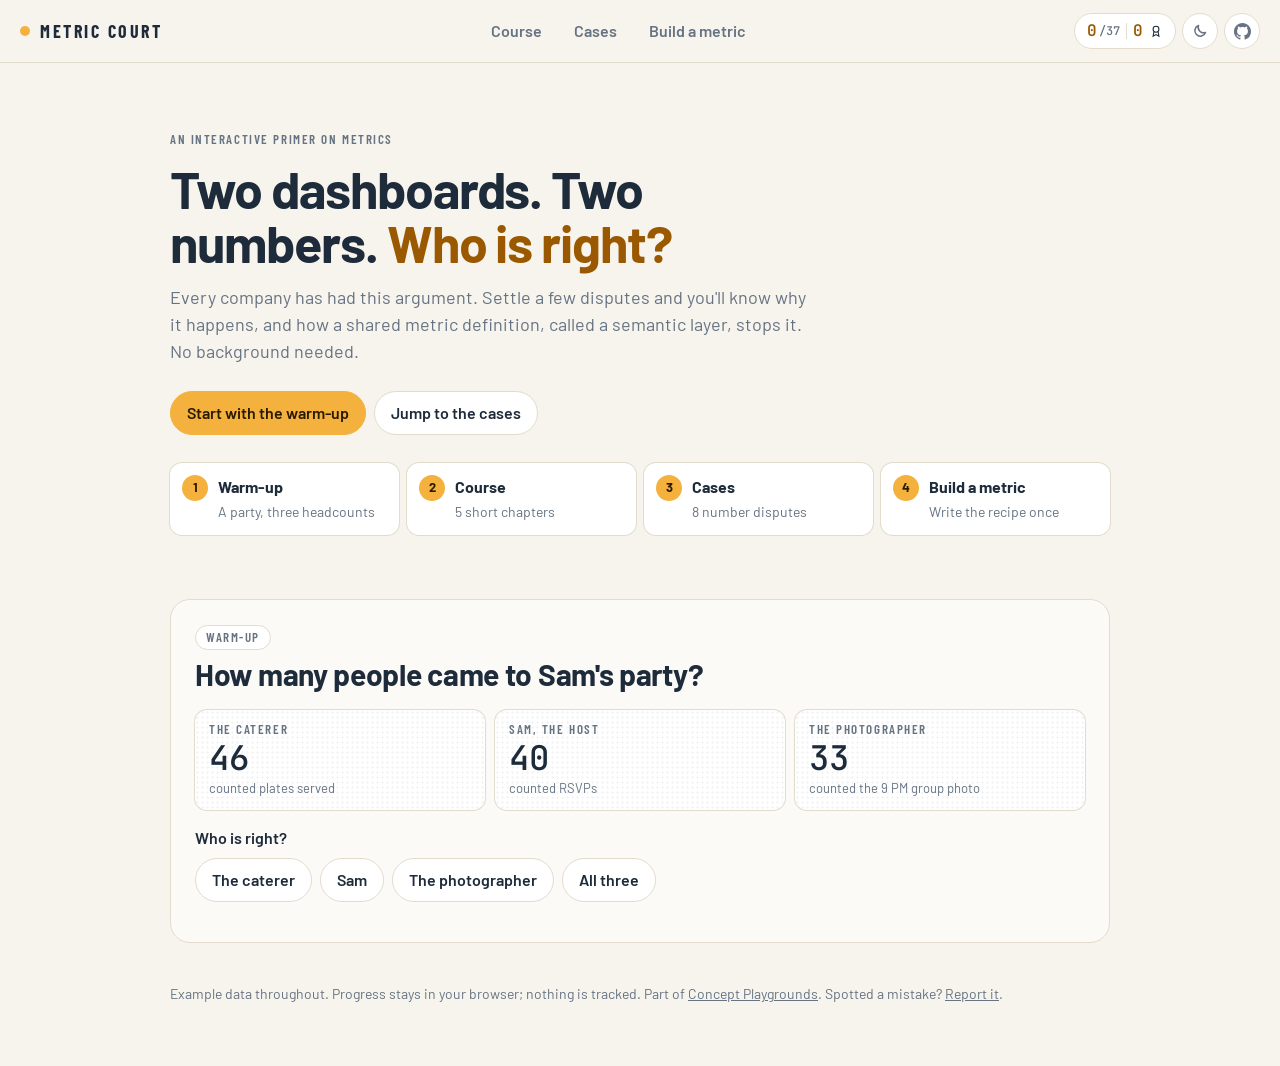
<file: metric-court/index.html>
<!doctype html>
<html lang="en">
<head>
  <meta charset="utf-8" />
  <meta name="viewport" content="width=device-width, initial-scale=1" />
  <title>Metric Court · Why do two dashboards show different numbers?</title>
  <meta name="description" content="A playful primer on metrics and semantic layers: settle number disputes by finding the recipe each team used." />
  <link rel="preconnect" href="https://fonts.googleapis.com" />
  <link rel="preconnect" href="https://fonts.gstatic.com" crossorigin />
  <link href="https://fonts.googleapis.com/css2?family=Barlow:wght@400;500;600;700&family=Barlow+Condensed:wght@600;700&family=JetBrains+Mono:wght@400;500;700&display=swap" rel="stylesheet" />
  <link rel="icon" href="data:image/svg+xml,%3Csvg xmlns='http://www.w3.org/2000/svg' viewBox='0 0 32 32'%3E%3Crect width='32' height='32' rx='8' fill='%230F1A2B'/%3E%3Ccircle cx='16' cy='16' r='6' fill='%23FFC15E'/%3E%3C/svg%3E" />
  <link rel="stylesheet" href="src/styles.css" />
  <script>
    // Day is the default; a saved choice wins.
    document.documentElement.dataset.theme = localStorage.getItem("mc-theme") || "light";
  </script>
</head>
<body>
  <header class="topbar">
    <a class="brand" href="#home"><span class="dot"></span>Metric Court</a>
    <nav class="tabs" aria-label="Sections">
      <a class="tab" href="#course" data-view="course">Course</a>
      <a class="tab" href="#cases" data-view="cases">Cases</a>
      <a class="tab" href="#build" data-view="build"><span class="long">Build a metric</span><span class="short">Build</span></a>
    </nav>
    <div class="top-right">
      <button class="score-btn" id="score-btn" title="Your score and badges"></button>
      <button class="icon-btn" id="theme-btn" aria-label="Switch between day and night mode" title="Day or night">
        <svg class="moon" viewBox="0 0 16 16" width="16" height="16" fill="none" stroke="currentColor" stroke-width="1.5" stroke-linejoin="round"><path d="M13.5 9.5A5.5 5.5 0 0 1 6.5 2.5a5.5 5.5 0 1 0 7 7z"/></svg>
        <svg class="sun" viewBox="0 0 16 16" width="16" height="16" fill="none" stroke="currentColor" stroke-width="1.5" stroke-linecap="round"><circle cx="8" cy="8" r="3"/><path d="M8 1.5v1.5M8 13v1.5M1.5 8H3M13 8h1.5M3.4 3.4l1 1M11.6 11.6l1 1M3.4 12.6l1-1M11.6 4.4l1-1"/></svg>
      </button>
      <a class="icon-btn gh" href="https://github.com/mani-bellan/concept-playgrounds" target="_blank" rel="noopener" aria-label="Source on GitHub">
        <svg viewBox="0 0 16 16" width="17" height="17" aria-hidden="true"><path fill="currentColor" d="M8 0C3.58 0 0 3.58 0 8c0 3.54 2.29 6.53 5.47 7.59.4.07.55-.17.55-.38 0-.19-.01-.82-.01-1.49-2.01.37-2.53-.49-2.69-.94-.09-.23-.48-.94-.82-1.13-.28-.15-.68-.52-.01-.53.63-.01 1.08.58 1.23.82.72 1.21 1.87.87 2.33.66.07-.52.28-.87.51-1.07-1.78-.2-3.64-.89-3.64-3.95 0-.87.31-1.59.82-2.15-.08-.2-.36-1.02.08-2.12 0 0 .67-.21 2.2.82.64-.18 1.32-.27 2-.27.68 0 1.36.09 2 .27 1.53-1.04 2.2-.82 2.2-.82.44 1.1.16 1.92.08 2.12.51.56.82 1.27.82 2.15 0 3.07-1.87 3.75-3.65 3.95.29.25.54.73.54 1.48 0 1.07-.01 1.93-.01 2.2 0 .21.15.46.55.38A8.013 8.013 0 0016 8c0-4.42-3.58-8-8-8z"/></svg>
      </a>
    </div>
  </header>

  <main>
    <!-- Home: intro and the party warm-up -->
    <section class="view" id="view-home">
      <div class="intro">
        <p class="kicker">An interactive primer on metrics</p>
        <h1>Two dashboards. Two numbers. <span class="hi">Who is right?</span></h1>
        <p class="lede">Every company has had this argument. Settle a few disputes and you'll know why it happens, and how a shared metric definition, called a semantic layer, stops it. No background needed.</p>
        <div class="cta">
          <a class="btn" href="#warmup">Start with the warm-up</a>
          <a class="btn ghost" href="#cases">Jump to the cases</a>
        </div>
        <ol class="path">
          <li><b>1</b><div><strong>Warm-up</strong><span>A party, three headcounts</span></div></li>
          <li><b>2</b><div><strong>Course</strong><span>5 short chapters</span></div></li>
          <li><b>3</b><div><strong>Cases</strong><span>8 number disputes</span></div></li>
          <li><b>4</b><div><strong>Build a metric</strong><span>Write the recipe once</span></div></li>
        </ol>
      </div>

      <section class="scene" id="warmup">
        <div class="scene-head">
          <span class="tag">Warm-up</span>
          <h2>How many people came to Sam's party?</h2>
        </div>
        <div class="boards" id="party-boards"></div>
        <div class="guess" id="party-guess"></div>
        <div class="reveal" id="party-reveal" hidden>
          <div class="lens-bar" id="party-lenses" role="tablist" aria-label="Whose count to show"></div>
          <p class="lens-note" id="party-note"></p>
          <div class="guests" id="party-guests"></div>
          <div class="legend" id="party-legend"></div>
          <div class="recipe-card">
            <h3>A metric is a recipe</h3>
            <p>Same party, different recipes. Every metric answers four questions, and most number fights come from answering one of them differently.</p>
            <ul class="four" id="four"></ul>
            <div class="cta">
              <a class="btn" href="#course">Start the course</a>
              <a class="btn ghost" href="#cases/01">Try Case 01</a>
            </div>
          </div>
        </div>
      </section>
    </section>

    <section class="view" id="view-course"></section>
    <section class="view" id="view-cases"></section>
    <section class="view" id="view-build"></section>

    <footer class="foot">
      <p>Example data throughout. Progress stays in your browser; nothing is tracked. Part of <a href="https://github.com/mani-bellan/concept-playgrounds">Concept Playgrounds</a>. Spotted a mistake? <a href="https://github.com/mani-bellan/concept-playgrounds/issues/new?title=Metric%20Court%3A%20">Report it</a>.</p>
    </footer>
  </main>

  <dialog id="profile" aria-label="Your score and badges">
    <div class="dlg-head"><h2>Your progress</h2><button class="icon-btn" data-close aria-label="Close">✕</button></div>
    <div id="profile-body"></div>
  </dialog>

  <script type="module" src="src/app.js"></script>
</body>
</html>
</file>
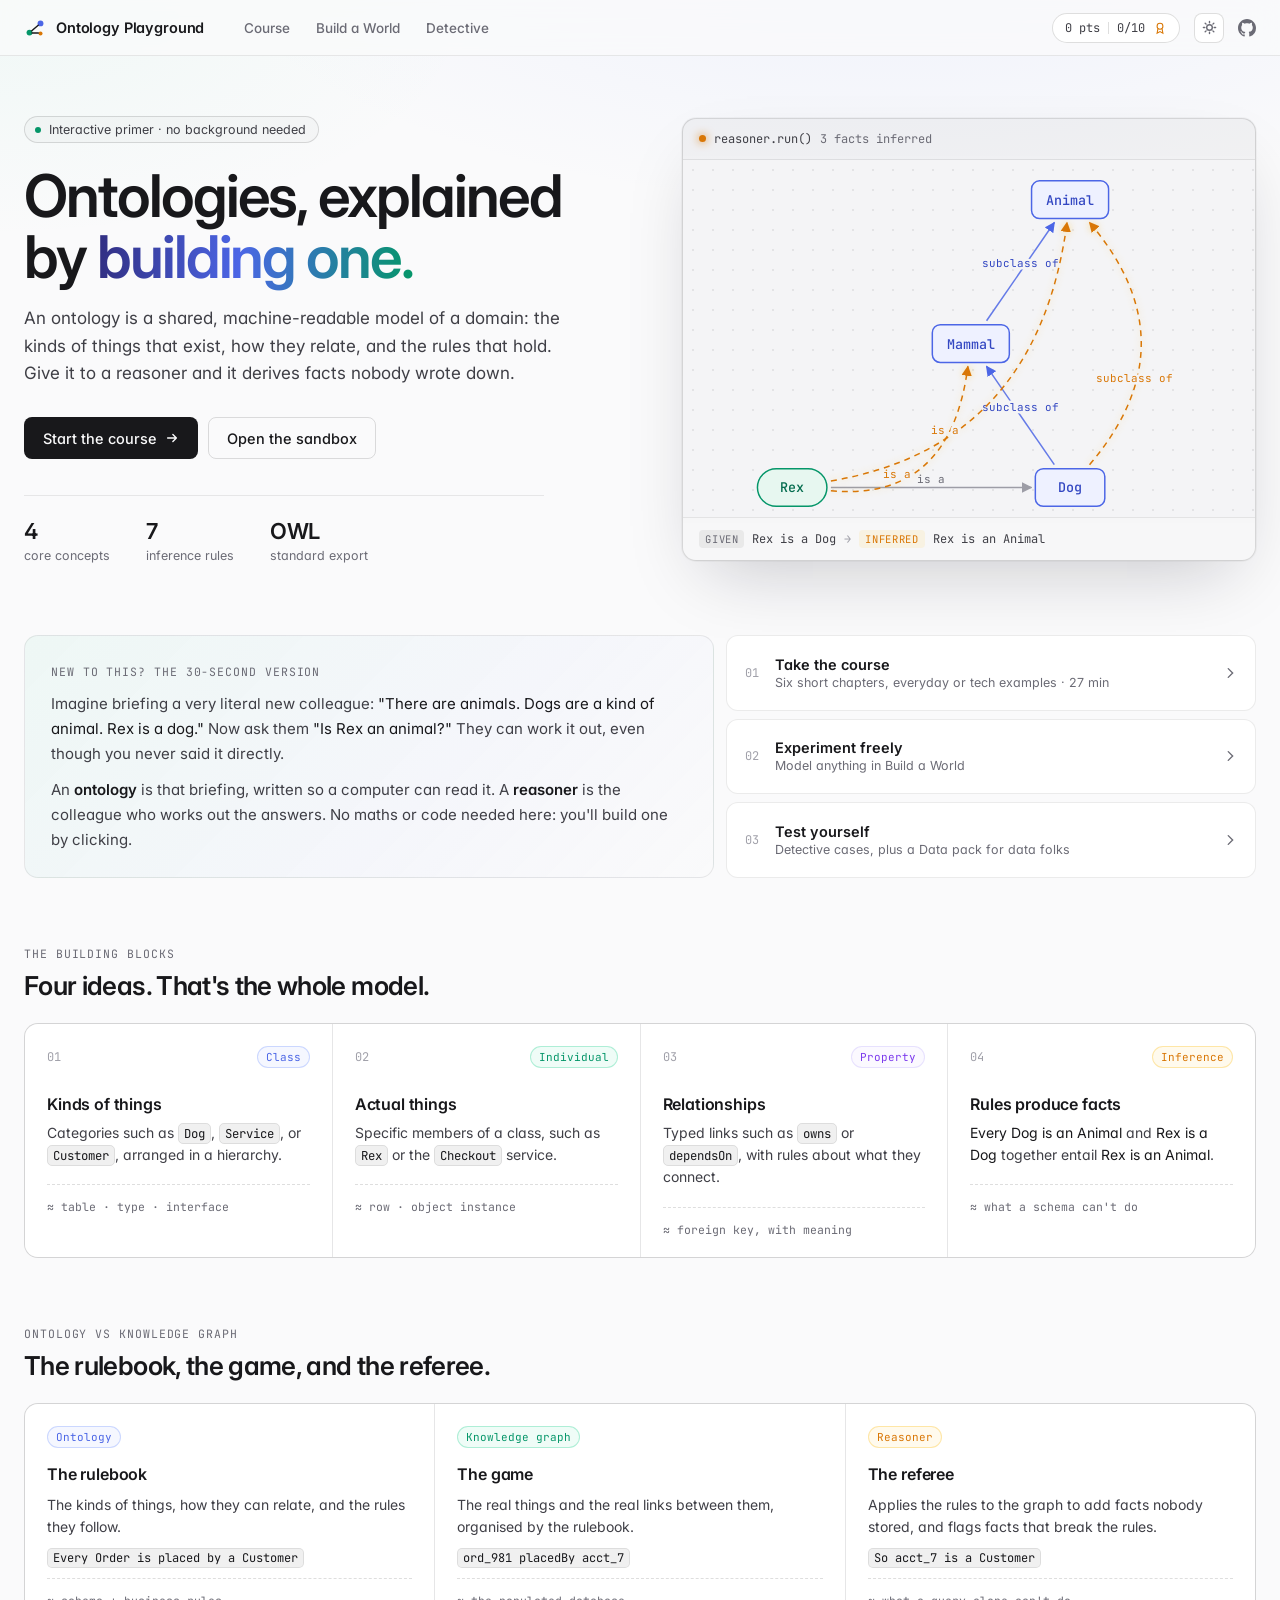
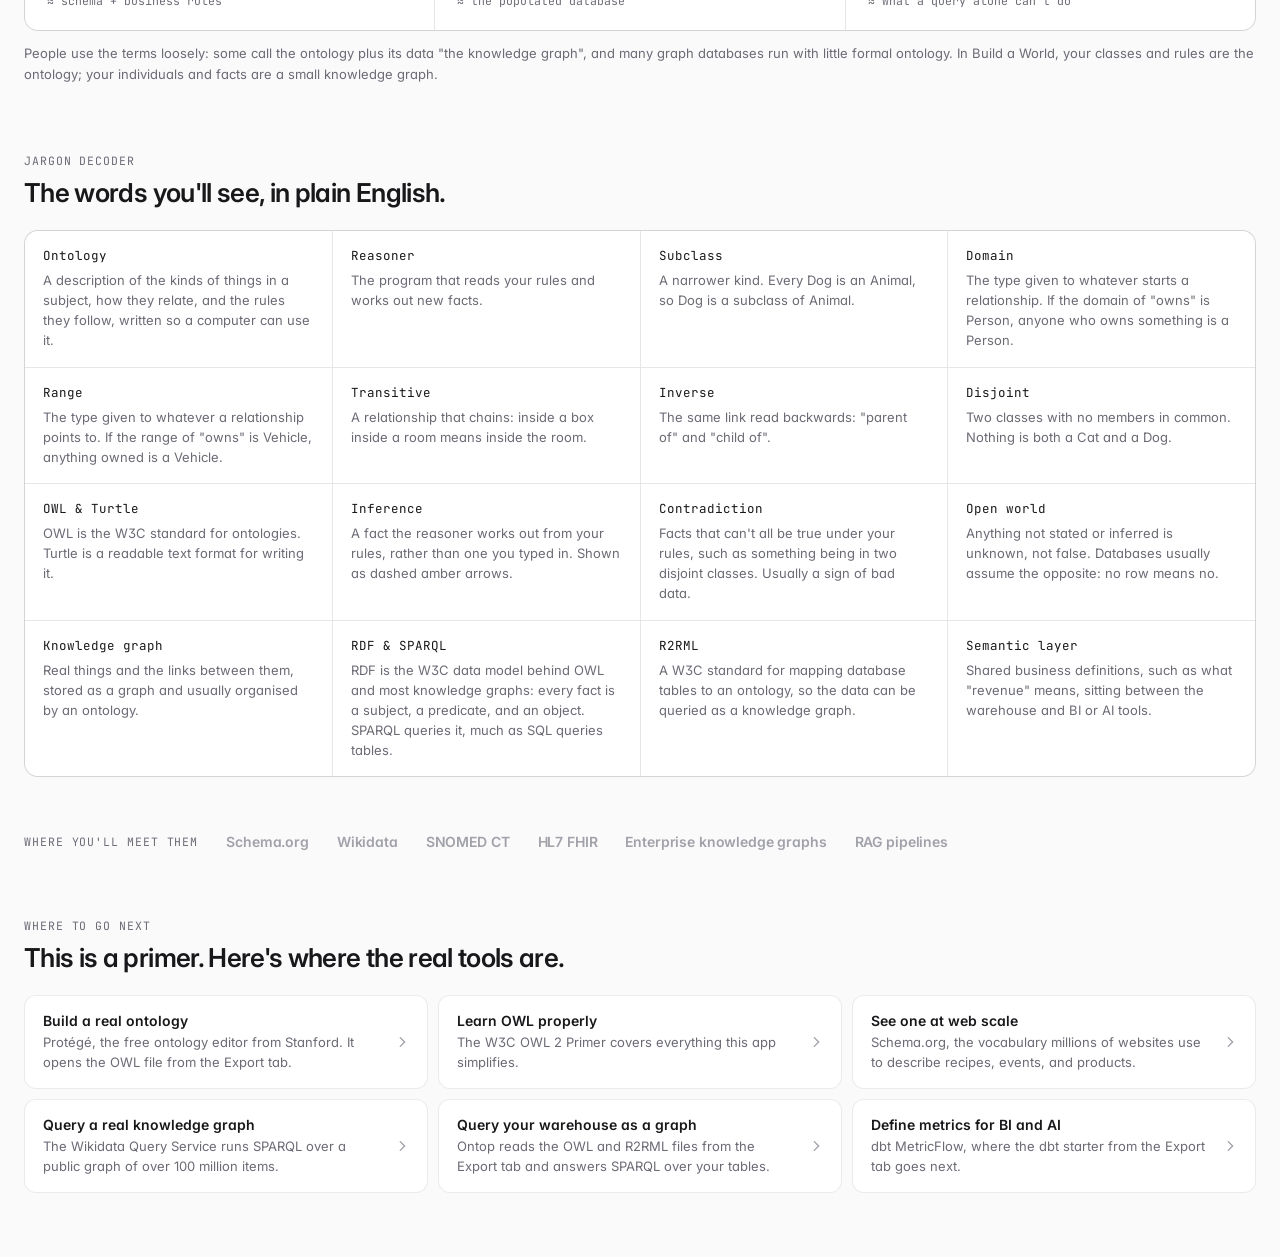
<file: ontology/index.html>
<!doctype html>
<html lang="en">
<head>
  <meta charset="utf-8" />
  <meta name="viewport" content="width=device-width, initial-scale=1" />
  <title>Ontology Playground · Learn ontologies by building one</title>
  <meta name="description" content="An interactive primer on ontologies for everyone: build a world, run a reasoner, and solve inference puzzles." />
  <link rel="preconnect" href="https://fonts.googleapis.com" />
  <link rel="preconnect" href="https://fonts.gstatic.com" crossorigin />
  <link href="https://fonts.googleapis.com/css2?family=Inter:wght@400;500;600;700&family=JetBrains+Mono:wght@400;500;600&display=swap" rel="stylesheet" />
  <link rel="icon" href="data:image/svg+xml,%3Csvg xmlns='http://www.w3.org/2000/svg' viewBox='0 0 32 32'%3E%3Crect width='32' height='32' rx='8' fill='%230a0a0b'/%3E%3Ccircle cx='10' cy='22' r='4' fill='%2334d399'/%3E%3Ccircle cx='22' cy='10' r='4' fill='%237c9cff'/%3E%3Cpath d='M13 19l6-6' stroke='%23ededef' stroke-width='2'/%3E%3C/svg%3E" />
  <link rel="stylesheet" href="src/styles.css" />
  <script>
    // Set the theme before first paint: saved choice, else the system setting.
    document.documentElement.dataset.theme = localStorage.getItem("theme") || (matchMedia("(prefers-color-scheme: light)").matches ? "light" : "dark");
  </script>
</head>
<body>
  <header class="topbar">
    <div class="brand" data-tab="learn" role="link" tabindex="0" title="Overview">
      <svg class="mark" viewBox="0 0 24 24" aria-hidden="true"><circle cx="6" cy="17" r="3.2" fill="var(--ind)"/><circle cx="18" cy="7" r="3.2" fill="var(--class)"/><circle cx="18" cy="18" r="2.2" fill="var(--inf)"/><path d="M8.5 15 15.5 9M8.8 17.4h6.8" stroke="currentColor" stroke-width="1.6" stroke-linecap="round"/></svg>
      <span>Ontology Playground</span>
    </div>
    <nav class="tabs" role="tablist">
      <button class="tab" data-tab="course">Course</button>
      <button class="tab" data-tab="sandbox"><span class="long">Build a World</span><span class="short">Build</span></button>
      <button class="tab" data-tab="detective">Detective</button>
    </nav>
    <div class="top-right">
      <button class="profile-btn" id="profile-btn" title="Your score and badges"></button>
      <button class="theme-btn" id="theme-btn" aria-label="Toggle light and dark theme" title="Toggle theme">
        <svg class="moon" viewBox="0 0 16 16" width="15" height="15" fill="none" stroke="currentColor" stroke-width="1.5" stroke-linejoin="round"><path d="M13.5 9.5A5.5 5.5 0 0 1 6.5 2.5a5.5 5.5 0 1 0 7 7z"/></svg>
        <svg class="sun" viewBox="0 0 16 16" width="15" height="15" fill="none" stroke="currentColor" stroke-width="1.5" stroke-linecap="round"><circle cx="8" cy="8" r="3"/><path d="M8 1.5v1.5M8 13v1.5M1.5 8H3M13 8h1.5M3.4 3.4l1 1M11.6 11.6l1 1M3.4 12.6l1-1M11.6 4.4l1-1"/></svg>
      </button>
      <a class="icon-link" href="https://github.com/mani-bellan/concept-playgrounds" target="_blank" rel="noopener" aria-label="Source on GitHub">
        <svg viewBox="0 0 16 16" width="18" height="18" aria-hidden="true"><path fill="currentColor" d="M8 0C3.58 0 0 3.58 0 8c0 3.54 2.29 6.53 5.47 7.59.4.07.55-.17.55-.38 0-.19-.01-.82-.01-1.49-2.01.37-2.53-.49-2.69-.94-.09-.23-.48-.94-.82-1.13-.28-.15-.68-.52-.01-.53.63-.01 1.08.58 1.23.82.72 1.21 1.87.87 2.33.66.07-.52.28-.87.51-1.07-1.78-.2-3.64-.89-3.64-3.95 0-.87.31-1.59.82-2.15-.08-.2-.36-1.02.08-2.12 0 0 .67-.21 2.2.82.64-.18 1.32-.27 2-.27.68 0 1.36.09 2 .27 1.53-1.04 2.2-.82 2.2-.82.44 1.1.16 1.92.08 2.12.51.56.82 1.27.82 2.15 0 3.07-1.87 3.75-3.65 3.95.29.25.54.73.54 1.48 0 1.07-.01 1.93-.01 2.2 0 .21.15.46.55.38A8.013 8.013 0 0016 8c0-4.42-3.58-8-8-8z"/></svg>
      </a>
    </div>
  </header>

  <main>
    <button id="back-bar" class="back-bar" hidden>
      <svg viewBox="0 0 16 16" width="14" height="14"><path d="M10 3L5 8l5 5" stroke="currentColor" stroke-width="1.6" fill="none" stroke-linecap="round"/></svg>
      <span></span>
    </button>
    <!-- Overview -->
    <section id="view-learn" class="view active">
      <div class="hero">
        <div class="hero-copy">
          <div class="eyebrow"><span class="pulse"></span>Interactive primer · no background needed</div>
          <h1>Ontologies, explained by <span class="grad">building one.</span></h1>
          <p class="lede">An ontology is a shared, machine-readable model of a domain: the kinds of things that exist, how they relate, and the rules that hold. Give it to a reasoner and it derives facts nobody wrote down.</p>
          <div class="hero-cta">
            <button class="btn btn-primary btn-lg" data-goto="course">Start the course
              <svg viewBox="0 0 16 16" width="14" height="14" aria-hidden="true"><path d="M3 8h10M9 4l4 4-4 4" stroke="currentColor" stroke-width="1.6" fill="none" stroke-linecap="round" stroke-linejoin="round"/></svg>
            </button>
            <button class="btn btn-ghost btn-lg" data-goto="sandbox">Open the sandbox</button>
          </div>
          <dl class="stats">
            <div><dt>4</dt><dd>core concepts</dd></div>
            <div><dt>7</dt><dd>inference rules</dd></div>
            <div><dt>OWL</dt><dd>standard export</dd></div>
          </dl>
        </div>
        <figure class="hero-demo">
          <figcaption><span class="dot-live"></span>reasoner.run()<span class="muted" id="hero-count"></span></figcaption>
          <svg id="hero-graph" class="graph"></svg>
          <div class="demo-foot mono"><span class="k">given</span> Rex is a Dog <span class="sep">→</span> <span class="k inf">inferred</span> Rex is an Animal</div>
        </figure>
      </div>

      <div class="beginner">
        <div class="plain">
          <span class="mono label">New to this? The 30-second version</span>
          <p>Imagine briefing a very literal new colleague: <em>"There are animals. Dogs are a kind of animal. Rex is a dog."</em> Now ask them <em>"Is Rex an animal?"</em> They can work it out, even though you never said it directly.</p>
          <p>An <b>ontology</b> is that briefing, written so a computer can read it. A <b>reasoner</b> is the colleague who works out the answers. No maths or code needed here: you'll build one by clicking.</p>
        </div>
        <ol class="path">
          <li data-goto="course"><span class="mono">01</span><div><b>Take the course</b><span>Six short chapters, everyday or tech examples · 27 min</span></div><svg viewBox="0 0 16 16" width="14" height="14"><path d="M6 3l5 5-5 5" stroke="currentColor" stroke-width="1.6" fill="none" stroke-linecap="round"/></svg></li>
          <li data-goto="sandbox"><span class="mono">02</span><div><b>Experiment freely</b><span>Model anything in Build a World</span></div><svg viewBox="0 0 16 16" width="14" height="14"><path d="M6 3l5 5-5 5" stroke="currentColor" stroke-width="1.6" fill="none" stroke-linecap="round"/></svg></li>
          <li data-goto="detective"><span class="mono">03</span><div><b>Test yourself</b><span>Detective cases, plus a Data pack for data folks</span></div><svg viewBox="0 0 16 16" width="14" height="14"><path d="M6 3l5 5-5 5" stroke="currentColor" stroke-width="1.6" fill="none" stroke-linecap="round"/></svg></li>
        </ol>
      </div>

      <div class="section-head">
        <span class="mono label">The building blocks</span>
        <h2>Four ideas. That's the whole model.</h2>
      </div>
      <div class="cards">
        <article class="card">
          <div class="card-top"><span class="num mono">01</span><span class="tag tag-class">Class</span></div>
          <h3>Kinds of things</h3>
          <p>Categories such as <code>Dog</code>, <code>Service</code>, or <code>Customer</code>, arranged in a hierarchy.</p>
          <div class="analogy mono">≈ table · type · interface</div>
        </article>
        <article class="card">
          <div class="card-top"><span class="num mono">02</span><span class="tag tag-ind">Individual</span></div>
          <h3>Actual things</h3>
          <p>Specific members of a class, such as <code>Rex</code> or the <code>Checkout</code> service.</p>
          <div class="analogy mono">≈ row · object instance</div>
        </article>
        <article class="card">
          <div class="card-top"><span class="num mono">03</span><span class="tag tag-prop">Property</span></div>
          <h3>Relationships</h3>
          <p>Typed links such as <code>owns</code> or <code>dependsOn</code>, with rules about what they connect.</p>
          <div class="analogy mono">≈ foreign key, with meaning</div>
        </article>
        <article class="card">
          <div class="card-top"><span class="num mono">04</span><span class="tag tag-inf">Inference</span></div>
          <h3>Rules produce facts</h3>
          <p><em>Every Dog is an Animal</em> and <em>Rex is a Dog</em> together entail <em>Rex is an Animal</em>.</p>
          <div class="analogy mono">≈ what a schema can't do</div>
        </article>
      </div>

      <div class="section-head kg-head">
        <span class="mono label">Ontology vs knowledge graph</span>
        <h2>The rulebook, the game, and the referee.</h2>
      </div>
      <div class="kg">
        <article>
          <span class="tag tag-class">Ontology</span>
          <h3>The rulebook</h3>
          <p>The kinds of things, how they can relate, and the rules they follow.</p>
          <code>Every Order is placed by a Customer</code>
          <div class="analogy mono">≈ schema + business rules</div>
        </article>
        <article>
          <span class="tag tag-ind">Knowledge graph</span>
          <h3>The game</h3>
          <p>The real things and the real links between them, organised by the rulebook.</p>
          <code>ord_981 placedBy acct_7</code>
          <div class="analogy mono">≈ the populated database</div>
        </article>
        <article>
          <span class="tag tag-inf">Reasoner</span>
          <h3>The referee</h3>
          <p>Applies the rules to the graph to add facts nobody stored, and flags facts that break the rules.</p>
          <code>So acct_7 is a Customer</code>
          <div class="analogy mono">≈ what a query alone can't do</div>
        </article>
      </div>
      <p class="kg-note">People use the terms loosely: some call the ontology plus its data "the knowledge graph", and many graph databases run with little formal ontology. In Build a World, your classes and rules are the ontology; your individuals and facts are a small knowledge graph.</p>

      <div class="section-head decoder-head" id="jargon">
        <span class="mono label">Jargon decoder</span>
        <h2>The words you'll see, in plain English.</h2>
      </div>
      <dl class="decoder">
        <div><dt>Ontology</dt><dd>A description of the kinds of things in a subject, how they relate, and the rules they follow, written so a computer can use it.</dd></div>
        <div><dt>Reasoner</dt><dd>The program that reads your rules and works out new facts.</dd></div>
        <div><dt>Subclass</dt><dd>A narrower kind. Every Dog is an Animal, so Dog is a subclass of Animal.</dd></div>
        <div><dt>Domain</dt><dd>The type given to whatever starts a relationship. If the domain of "owns" is Person, anyone who owns something is a Person.</dd></div>
        <div><dt>Range</dt><dd>The type given to whatever a relationship points to. If the range of "owns" is Vehicle, anything owned is a Vehicle.</dd></div>
        <div><dt>Transitive</dt><dd>A relationship that chains: inside a box inside a room means inside the room.</dd></div>
        <div><dt>Inverse</dt><dd>The same link read backwards: "parent of" and "child of".</dd></div>
        <div><dt>Disjoint</dt><dd>Two classes with no members in common. Nothing is both a Cat and a Dog.</dd></div>
        <div><dt>OWL &amp; Turtle</dt><dd>OWL is the W3C standard for ontologies. Turtle is a readable text format for writing it.</dd></div>
        <div><dt>Inference</dt><dd>A fact the reasoner works out from your rules, rather than one you typed in. Shown as dashed amber arrows.</dd></div>
        <div><dt>Contradiction</dt><dd>Facts that can't all be true under your rules, such as something being in two disjoint classes. Usually a sign of bad data.</dd></div>
        <div><dt>Open world</dt><dd>Anything not stated or inferred is unknown, not false. Databases usually assume the opposite: no row means no.</dd></div>
        <div><dt>Knowledge graph</dt><dd>Real things and the links between them, stored as a graph and usually organised by an ontology.</dd></div>
        <div><dt>RDF &amp; SPARQL</dt><dd>RDF is the W3C data model behind OWL and most knowledge graphs: every fact is a subject, a predicate, and an object. SPARQL queries it, much as SQL queries tables.</dd></div>
        <div><dt>R2RML</dt><dd>A W3C standard for mapping database tables to an ontology, so the data can be queried as a knowledge graph.</dd></div>
        <div><dt>Semantic layer</dt><dd>Shared business definitions, such as what "revenue" means, sitting between the warehouse and BI or AI tools.</dd></div>
      </dl>

      <div class="where">
        <span class="mono label">Where you'll meet them</span>
        <div class="logos">
          <span>Schema.org</span><span>Wikidata</span><span>SNOMED CT</span><span>HL7 FHIR</span><span>Enterprise knowledge graphs</span><span>RAG pipelines</span>
        </div>
      </div>

      <div class="section-head next-head" id="next">
        <span class="mono label">Where to go next</span>
        <h2>This is a primer. Here's where the real tools are.</h2>
      </div>
      <ul class="next">
        <li><a href="https://protege.stanford.edu/" target="_blank" rel="noopener"><b>Build a real ontology</b><span>Protégé, the free ontology editor from Stanford. It opens the OWL file from the Export tab.</span><svg viewBox="0 0 16 16" width="14" height="14"><path d="M6 3l5 5-5 5" stroke="currentColor" stroke-width="1.6" fill="none" stroke-linecap="round"/></svg></a></li>
        <li><a href="https://www.w3.org/TR/owl2-primer/" target="_blank" rel="noopener"><b>Learn OWL properly</b><span>The W3C OWL 2 Primer covers everything this app simplifies.</span><svg viewBox="0 0 16 16" width="14" height="14"><path d="M6 3l5 5-5 5" stroke="currentColor" stroke-width="1.6" fill="none" stroke-linecap="round"/></svg></a></li>
        <li><a href="https://schema.org/" target="_blank" rel="noopener"><b>See one at web scale</b><span>Schema.org, the vocabulary millions of websites use to describe recipes, events, and products.</span><svg viewBox="0 0 16 16" width="14" height="14"><path d="M6 3l5 5-5 5" stroke="currentColor" stroke-width="1.6" fill="none" stroke-linecap="round"/></svg></a></li>
        <li><a href="https://query.wikidata.org/" target="_blank" rel="noopener"><b>Query a real knowledge graph</b><span>The Wikidata Query Service runs SPARQL over a public graph of over 100 million items.</span><svg viewBox="0 0 16 16" width="14" height="14"><path d="M6 3l5 5-5 5" stroke="currentColor" stroke-width="1.6" fill="none" stroke-linecap="round"/></svg></a></li>
        <li><a href="https://ontop-vkg.org/" target="_blank" rel="noopener"><b>Query your warehouse as a graph</b><span>Ontop reads the OWL and R2RML files from the Export tab and answers SPARQL over your tables.</span><svg viewBox="0 0 16 16" width="14" height="14"><path d="M6 3l5 5-5 5" stroke="currentColor" stroke-width="1.6" fill="none" stroke-linecap="round"/></svg></a></li>
        <li><a href="https://docs.getdbt.com/docs/build/about-metricflow" target="_blank" rel="noopener"><b>Define metrics for BI and AI</b><span>dbt MetricFlow, where the dbt starter from the Export tab goes next.</span><svg viewBox="0 0 16 16" width="14" height="14"><path d="M6 3l5 5-5 5" stroke="currentColor" stroke-width="1.6" fill="none" stroke-linecap="round"/></svg></a></li>
      </ul>
    </section>

    <!-- Course -->
    <section id="view-course" class="view"><div id="course"></div></section>

    <!-- Sandbox -->
    <section id="view-sandbox" class="view">
      <aside class="pane side">
        <div class="pane-section">
          <div class="pane-title">Template</div>
          <div class="segmented presets">
            <button data-preset="pets">Pets</button>
            <button data-preset="services">Microservices</button>
            <button data-preset="data">Data</button>
            <button data-preset="empty">Blank</button>
          </div>
        </div>

        <div class="pane-section">
          <div class="pane-title"><span class="step">1</span>Add a <span class="term" tabindex="0" data-tip="A kind of thing, like Dog or Food.">class</span> or <span class="term" tabindex="0" data-tip="An actual thing, like Rex or Mango.">individual</span></div>
          <form id="add-node">
            <input name="label" placeholder="Name, e.g. Dog or Rex" required maxlength="24" autocomplete="off" />
            <div class="btn-row">
              <button name="kind" value="class" class="btn btn-sm"><i class="sw sw-class"></i>Class</button>
              <button name="kind" value="individual" class="btn btn-sm"><i class="sw sw-ind"></i>Individual</button>
            </div>
          </form>
        </div>

        <div class="pane-section">
          <div class="pane-title"><span class="step">2</span>Define a property <span class="opt-label">optional</span></div>
          <form id="add-prop" class="grid-form">
            <input name="pid" placeholder="Name, e.g. owns" required maxlength="24" autocomplete="off" class="span2" />
            <label><span class="term" tabindex="0" data-tip="Whatever starts this relationship is given this class.">Domain</span><select name="domain"></select></label>
            <label><span class="term" tabindex="0" data-tip="Whatever this relationship points to is given this class.">Range</span><select name="range"></select></label>
            <label><span class="term" tabindex="0" data-tip="The same link read backwards, like parent of / child of.">Inverse of</span><select name="inverseOf"></select></label>
            <label class="toggle"><input type="checkbox" name="transitive" /><span></span><span class="term" tabindex="0" data-tip="Chains through steps: A→B and B→C gives A→C.">Transitive</span></label>
            <button class="btn btn-sm span2"><i class="sw sw-prop"></i>Add property</button>
          </form>
        </div>

        <div class="pane-section">
          <div class="pane-title"><span class="step">3</span>Assert a fact</div>
          <form id="add-fact" class="stack">
            <select name="s" required aria-label="Subject"></select>
            <select name="p" required aria-label="Relation"></select>
            <select name="o" required aria-label="Object"></select>
            <button class="btn btn-sm">Add fact</button>
          </form>
        </div>

        <div id="selection" class="selection"></div>

        <div class="pane-section">
          <div class="pane-title">Stated facts</div>
          <ul id="stated" class="facts"></ul>
        </div>
        <div class="pane-section">
          <div class="pane-title">Properties</div>
          <ul id="props" class="facts"></ul>
        </div>
      </aside>

      <div class="pane canvas-wrap">
        <div class="toolbar">
          <button id="reason-btn" class="btn btn-primary btn-sm"></button>
          <span id="reason-msg" class="status"></span>
        </div>
        <svg id="sandbox-graph" class="graph"></svg>
        <div class="legend mono">
          <span class="lg lg-class">class</span><span class="lg lg-ind">individual</span>
          <span class="lg lg-line">stated</span><span class="lg lg-dash">inferred</span>
          <span class="legend-hint">drag to move · click to select</span>
        </div>
      </div>

      <aside class="pane side right">
        <div class="segmented subtabs">
          <button class="subtab active" data-sub="missions">Missions</button>
          <button class="subtab" data-sub="inferred">Inferred</button>
          <button class="subtab" data-sub="problems">Issues <span id="problem-count"></span></button>
          <button class="subtab" data-sub="turtle">Export</button>
        </div>
        <div class="sub active" id="sub-missions"></div>
        <div class="sub" id="sub-inferred"></div>
        <div class="sub" id="sub-problems"></div>
        <div class="sub" id="sub-turtle">
          <div class="export-head">
            <div class="segmented formats">
              <button data-format="owl" class="active">OWL</button>
              <button data-format="r2rml">R2RML</button>
              <button data-format="dbt">dbt</button>
            </div>
            <button class="btn btn-sm" id="export-copy">Copy</button>
            <button class="btn btn-sm" id="export-download">Download</button>
          </div>
          <p class="muted small" id="export-desc"></p>
          <pre id="turtle"></pre>
        </div>
      </aside>
    </section>

    <!-- Detective -->
    <section id="view-detective" class="view">
      <div class="det-head">
        <div>
          <span class="mono label">Ontology Detective</span>
          <h2>Predict what the reasoner concludes.</h2>
        </div>
        <div class="progress"><div class="bar"><span id="progress-bar"></span></div><span id="progress-text" class="mono"></span></div>
      </div>
      <div class="level-strip" id="level-strip"></div>
      <div class="case">
        <div class="pane case-left">
          <div class="case-head">
            <span class="mono label" id="lv-concept"></span>
            <h3 id="lv-title"></h3>
            <p id="lv-story"></p>
          </div>
          <svg id="detective-graph" class="graph"></svg>
          <div class="given">
            <div class="pane-title">Known facts &amp; rules</div>
            <ul id="lv-facts" class="facts"></ul>
          </div>
        </div>
        <div class="pane case-right">
          <div class="primer"><span class="mono label">New idea</span><p id="lv-primer"></p></div>
          <div class="pane-title">Question</div>
          <h3 id="lv-question"></h3>
          <div id="lv-options" class="options"></div>
          <div id="lv-feedback"></div>
        </div>
      </div>
    </section>
  </main>

  <dialog id="profile">
    <div class="dialog-head">
      <div><span class="mono label">Your progress</span><h3>Ontology Playground</h3></div>
      <button class="x-btn" data-close aria-label="Close"><svg viewBox="0 0 16 16" width="14" height="14"><path d="M4 4l8 8M12 4l-8 8" stroke="currentColor" stroke-width="1.6" stroke-linecap="round"/></svg></button>
    </div>
    <div id="profile-body"></div>
  </dialog>

  <script type="module" src="src/app.js"></script>
</body>
</html>
</file>
<file: metric-court/src/styles.css>
/* Metric Court. Day game (light, default) and Night game (dark).
   Colour jobs: amber = what you change, coral = left out, green/mint = solved. */
:root {
  --bg: #F7F4ED; --panel: #FFFFFF; --line: #E3DCCD; --text: #1E2B3A; --mute: #667383;
  --hi: #F4B13E; --hi-text: #9A5800; --hi-ink: #2A1A00; --soft: #F6DDAE;
  --out: #C2493A; --ok: #177A5B; --ok-ink: #FFFFFF; --dot: rgba(30, 43, 58, .05);
  --sans: "Barlow", ui-sans-serif, system-ui, sans-serif;
  --cond: "Barlow Condensed", "Barlow", ui-sans-serif, system-ui, sans-serif;
  --mono: "JetBrains Mono", ui-monospace, Menlo, monospace;
  --r: 12px;
  color-scheme: light;
}
[data-theme="dark"] {
  --bg: #0F1A2B; --panel: #16243A; --line: #26385A; --text: #EEF2F7; --mute: #97A8BE;
  --hi: #FFC15E; --hi-text: #FFC15E; --hi-ink: #1F1606; --soft: #5C4D2E;
  --out: #FF8E7E; --ok: #6FDDB9; --ok-ink: #062219; --dot: rgba(255, 255, 255, .06);
  color-scheme: dark;
}
* { box-sizing: border-box; }
html { scroll-behavior: smooth; scroll-padding-top: 84px; }
body { margin: 0; background: var(--bg); color: var(--text); font: 16px/1.5 var(--sans); -webkit-font-smoothing: antialiased; }
a { color: inherit; }
.num { font-family: var(--mono); font-variant-numeric: tabular-nums; }
button { font: inherit; color: inherit; }
:focus-visible { outline: 2px solid var(--hi); outline-offset: 2px; }

.topbar { position: sticky; top: 0; z-index: 5; display: flex; align-items: center; justify-content: space-between; padding: 12px 20px; background: color-mix(in srgb, var(--bg) 88%, transparent); backdrop-filter: blur(8px); border-bottom: 1px solid var(--line); }
.brand { display: flex; align-items: center; gap: 10px; font: 700 18px/1 var(--cond); letter-spacing: .14em; text-transform: uppercase; text-decoration: none; }
.dot { width: 10px; height: 10px; border-radius: 50%; background: var(--hi); }
.top-right { display: flex; gap: 6px; }
.icon-btn { display: grid; place-items: center; width: 36px; height: 36px; border-radius: 999px; border: 1px solid var(--line); background: var(--panel); cursor: pointer; color: var(--mute); }
.icon-btn:hover { color: var(--text); }
.sun { display: none; }
[data-theme="dark"] .sun { display: block; }
[data-theme="dark"] .moon { display: none; }

main { max-width: 980px; margin: 0 auto; padding: 0 20px 48px; }
.intro { padding: 56px 0 24px; }
.kicker, .small-label, .tag, .gap-head, .board .lab { font: 600 13px/1.2 var(--cond); letter-spacing: .12em; text-transform: uppercase; color: var(--mute); }
h1 { font: 700 clamp(32px, 6vw, 52px)/1.05 var(--sans); letter-spacing: -.02em; margin: 10px 0 14px; max-width: 760px; text-wrap: balance; }
.hi { color: var(--hi-text); }
.lede { font-size: 18px; color: var(--mute); max-width: 640px; margin: 0; text-wrap: pretty; }

.scene { margin-top: 40px; padding: 24px; border-radius: 20px; background: color-mix(in srgb, var(--panel) 55%, var(--bg)); border: 1px solid var(--line); scroll-margin-top: 72px; }
.scene-head h2 { font: 700 clamp(22px, 3.4vw, 30px)/1.2 var(--sans); letter-spacing: -.01em; margin: 6px 0 18px; text-wrap: balance; }
.num-hi { color: var(--hi-text); font-weight: 700; font-variant-numeric: tabular-nums; }
.tag { display: inline-block; padding: 4px 10px; border-radius: 999px; border: 1px solid var(--line); background: var(--panel); }

.boards { display: grid; grid-template-columns: repeat(var(--n, 3), minmax(0, 1fr)); gap: 10px; }
.board { padding: 12px 14px; border-radius: var(--r); background-color: var(--panel); background-image: radial-gradient(var(--dot) 1px, transparent 1.3px); background-size: 5px 5px; box-shadow: 0 0 0 1px var(--line); min-width: 0; transition: box-shadow .2s; }
.board .val { font: 500 clamp(22px, 4vw, 34px)/1.2 var(--mono); font-variant-numeric: tabular-nums; white-space: nowrap; }
.board .sub { font-size: 13px; color: var(--mute); }
.board.you { box-shadow: 0 0 0 2px var(--hi); }
.board.you .val { color: var(--hi-text); }
.board.you.ok { box-shadow: 0 0 0 2px var(--ok); }

.guess { margin: 16px 0; }
.guess p { margin: 0 0 8px; font-weight: 600; }
.options { display: flex; flex-wrap: wrap; gap: 8px; }
.opt, .btn, .lens { padding: 9px 16px; border-radius: 999px; border: 1px solid var(--line); background: var(--panel); cursor: pointer; font-weight: 600; text-decoration: none; display: inline-block; transition: transform .1s; }
.opt:hover, .lens:hover { border-color: var(--hi); }
.opt:active, .btn:active, .lens:active, .toggle:active { transform: scale(.97); }
.opt.right { background: var(--ok); color: var(--ok-ink); border-color: var(--ok); }
.opt.wrong { border-color: var(--out); color: var(--out); }
.opt:disabled { cursor: default; }
.feedback { margin-top: 10px; padding: 12px 14px; border-radius: var(--r); background: var(--panel); border: 1px solid var(--line); }
.feedback b { color: var(--ok); }
.feedback b.no { color: var(--out); }
.btn { background: var(--hi); color: var(--hi-ink); border-color: var(--hi); margin-top: 8px; }

.lens-bar { display: flex; flex-wrap: wrap; gap: 8px; margin-top: 6px; }
.lens[aria-selected="true"] { background: var(--hi); color: var(--hi-ink); border-color: var(--hi); }
.lens-note { margin: 12px 0; color: var(--mute); min-height: 24px; }
.lens-note b { color: var(--text); }
.guests { display: grid; grid-template-columns: repeat(auto-fill, minmax(78px, 1fr)); gap: 6px; }
.guest { position: relative; padding: 6px 8px; border-radius: 8px; background: var(--panel); box-shadow: 0 0 0 1px var(--line); font-size: 14px; font-weight: 500; transition: opacity .2s, transform .2s, box-shadow .2s; }
.guest.counted { box-shadow: 0 0 0 2px var(--hi); }
.guest.skipped { opacity: .4; transform: scale(.95); }
.guest .x2 { position: absolute; top: -7px; right: -5px; font: 700 11px/1 var(--mono); background: var(--hi); color: var(--hi-ink); padding: 3px 5px; border-radius: 999px; }
.guest .why { display: block; font-size: 11px; color: var(--mute); line-height: 1.2; }
.legend { display: flex; flex-wrap: wrap; gap: 6px 16px; margin-top: 10px; font-size: 14px; color: var(--mute); }
.legend i { display: inline-block; width: 10px; height: 10px; border-radius: 50%; margin-right: 6px; vertical-align: 0; background: var(--soft); }
.legend .base i { background: var(--line); }
.legend .on, .legend .on i { color: var(--hi-text); }
.legend .on i { background: var(--hi); }
.legend button { background: none; border: 0; padding: 2px 0; cursor: pointer; color: var(--text); }

.recipe-card { margin-top: 20px; padding: 18px; border-radius: 16px; background: var(--panel); border: 1px solid var(--line); }
.recipe-card h3 { margin: 0 0 6px; font: 700 22px/1.2 var(--sans); }
.recipe-card p { margin: 0 0 12px; color: var(--mute); max-width: 640px; }
.four { list-style: none; padding: 0; margin: 0 0 8px; display: grid; grid-template-columns: repeat(2, minmax(0, 1fr)); gap: 8px; }
.four li { padding: 10px 12px; border-radius: 10px; border: 1px solid var(--line); font-size: 15px; }
.four li strong { display: block; font: 700 14px/1.3 var(--cond); letter-spacing: .08em; text-transform: uppercase; color: var(--hi-text); }

.court { display: grid; grid-template-columns: 220px minmax(0, 1fr); gap: 14px; margin-top: 14px; }
.switches { display: grid; gap: 8px; align-content: start; }
.small-label { margin: 0; }
.toggle { display: flex; align-items: center; justify-content: space-between; gap: 10px; width: 100%; padding: 10px 12px; border-radius: var(--r); background: var(--panel); border: 0; box-shadow: 0 0 0 1px var(--line); cursor: pointer; text-align: left; font-weight: 500; transition: box-shadow .15s, transform .1s; }
.toggle .k { flex: none; font: 700 11px/1 var(--mono); padding: 4px 9px; border-radius: 999px; background: var(--line); color: var(--mute); }
.toggle[aria-pressed="true"] { box-shadow: 0 0 0 1.5px var(--hi); }
.toggle[aria-pressed="true"] .k { background: var(--hi); color: var(--hi-ink); }
.rows { display: grid; grid-template-columns: repeat(4, minmax(0, 1fr)); gap: 8px; margin-top: 6px; }
.row { padding: 9px 10px; border-radius: var(--r); background: var(--panel); box-shadow: 0 0 0 1px var(--line); min-width: 0; transition: transform .25s cubic-bezier(.2, .8, .2, 1), opacity .25s, box-shadow .15s; }
.row .id { font: 500 11px/1.4 var(--mono); color: var(--mute); }
.row .amt { font: 500 17px/1.3 var(--mono); font-variant-numeric: tabular-nums; }
.row .note { font-size: 12px; line-height: 1.3; color: var(--mute); margin-top: 2px; }
.row .st { display: none; width: max-content; font: 700 10px/1 var(--mono); padding: 3px 7px; border-radius: 999px; background: var(--out); color: var(--bg); margin-bottom: 2px; }
.row.out { opacity: .55; transform: scale(.95); }
.row.out .st { display: block; }
.row.out .amt { color: var(--out); text-decoration: line-through; }
.row.lit { box-shadow: 0 0 0 2px var(--hi); opacity: 1; }

.gap { margin-top: 18px; }
.gap-head { display: flex; justify-content: space-between; flex-wrap: wrap; gap: 8px; margin-bottom: 8px; }
.bridge { display: flex; gap: 3px; height: 16px; }
.bar { border: 0; padding: 0; min-width: 5px; border-radius: 4px; background: var(--soft); cursor: pointer; }
.bar.base { background: var(--line); cursor: default; }
.bar.on { background: var(--hi); }

.verdict { margin-top: 16px; min-height: 40px; display: flex; flex-wrap: wrap; align-items: center; gap: 12px; font-weight: 600; font-size: 18px; }
.hint-text { color: var(--mute); font-weight: 400; font-size: 16px; }
.hint-text.small { font-size: 14px; margin: 6px 0 0; }
.stamp { display: inline-block; font: 700 14px/1 var(--mono); letter-spacing: .08em; padding: 9px 14px; border-radius: 999px; background: var(--ok); color: var(--ok-ink); transform: rotate(-3deg); }
.stamp.slam { animation: slam .34s cubic-bezier(.2, 1.6, .4, 1) both; }
@keyframes slam { from { transform: scale(2.2) rotate(-12deg); opacity: 0; } to { transform: scale(1) rotate(-3deg); opacity: 1; } }

.sql { margin-top: 14px; }
.sql summary { cursor: pointer; font-weight: 600; color: var(--mute); }
.sql pre { margin: 10px 0 0; padding: 14px; border-radius: var(--r); background: var(--panel); border: 1px solid var(--line); font: 13px/1.6 var(--mono); overflow-x: auto; }
.sql .add, .yaml .add { color: var(--hi-text); font-weight: 700; }
.sql .cmt { color: var(--mute); }

.foot { margin-top: 40px; color: var(--mute); font-size: 14px; }

/* App shell */
.tabs { display: flex; gap: 4px; }
.tab { padding: 7px 14px; border-radius: 999px; text-decoration: none; font-weight: 600; color: var(--mute); }
.tab:hover { color: var(--text); }
.tab.active { background: var(--panel); color: var(--text); box-shadow: 0 0 0 1px var(--line); }
.tab .short { display: none; }
.score-btn { display: inline-flex; align-items: center; gap: 6px; height: 36px; padding: 0 12px; border-radius: 999px; border: 1px solid var(--line); background: var(--panel); cursor: pointer; font-weight: 600; }
.score-btn .num { font-family: var(--mono); color: var(--hi-text); }
.score-btn .of { font: 500 12px var(--mono); color: var(--mute); margin-left: -4px; }
.score-btn .sep { width: 1px; height: 16px; background: var(--line); }
.view { display: none; }
.view.active { display: block; }
.page-head { padding: 40px 0 8px; }
.h1-sm { font: 700 clamp(28px, 4.6vw, 40px)/1.1 var(--sans); letter-spacing: -.02em; margin: 8px 0 12px; max-width: 760px; text-wrap: balance; }
.h2 { font: 700 22px/1.2 var(--sans); margin: 28px 0 10px; }
.cta { display: flex; flex-wrap: wrap; gap: 8px; margin-top: 18px; }
.btn.ghost { background: var(--panel); color: var(--text); border-color: var(--line); }
.btn.small { padding: 7px 12px; font-size: 14px; }
.btn:disabled { opacity: .45; cursor: default; }
.path { list-style: none; padding: 0; margin: 28px 0 0; display: grid; grid-template-columns: repeat(4, minmax(0, 1fr)); gap: 8px; }
.path li { display: flex; gap: 10px; align-items: flex-start; padding: 12px; border-radius: var(--r); background: var(--panel); box-shadow: 0 0 0 1px var(--line); }
.path b { flex: none; display: grid; place-items: center; width: 26px; height: 26px; border-radius: 50%; background: var(--hi); color: var(--hi-ink); font-size: 13px; }
.path strong { display: block; }
.path span { font-size: 14px; color: var(--mute); }
.back { display: inline-block; margin-top: 24px; color: var(--mute); text-decoration: none; font-weight: 600; }
.back:hover { color: var(--text); }
.scene.case { margin-top: 12px; }
.pill { display: inline-block; font: 700 11px/1 var(--mono); padding: 4px 9px; border-radius: 999px; background: var(--line); color: var(--mute); }
.pill.ok { background: var(--ok); color: var(--ok-ink); }
.link-btn { background: none; border: 0; padding: 0; color: var(--mute); text-decoration: underline; cursor: pointer; font-size: 14px; }
.link-btn:hover { color: var(--text); }
.small-label.pad { margin: 18px 0 8px; }
.guess-q { margin: 0 0 8px; font-weight: 600; }
.feedback b.no { color: var(--out); }

/* Case list and chapter list */
.case-grid { display: grid; grid-template-columns: repeat(auto-fill, minmax(210px, 1fr)); gap: 10px; margin-top: 20px; }
.case-card { display: grid; gap: 4px; align-content: start; padding: 14px; border-radius: 14px; background: var(--panel); box-shadow: 0 0 0 1px var(--line); text-decoration: none; transition: box-shadow .15s, transform .1s; }
.case-card:hover { box-shadow: 0 0 0 2px var(--hi); }
.case-card.closed { box-shadow: 0 0 0 1px var(--ok); }
.case-no { font: 700 22px/1 var(--mono); color: var(--hi-text); }
.case-card strong { font-size: 17px; line-height: 1.25; }
.case-ch { font-size: 13px; color: var(--mute); }
.case-st { margin-top: 6px; }
.case-card.mini { grid-template-columns: auto 1fr auto; align-items: center; gap: 10px; }
.case-card.mini .case-st { margin: 0; }
.chapter-list { list-style: none; padding: 0; margin: 20px 0 0; display: grid; gap: 8px; }
.chapter-card { display: flex; align-items: center; gap: 14px; padding: 14px 16px; border-radius: 14px; background: var(--panel); box-shadow: 0 0 0 1px var(--line); text-decoration: none; }
.chapter-card:hover { box-shadow: 0 0 0 2px var(--hi); }
.chapter-card.done { box-shadow: 0 0 0 1px var(--ok); }
.chapter-card > div { flex: 1; min-width: 0; }
.chapter-card strong { display: block; font-size: 18px; }
.chapter-card span { font-size: 14px; color: var(--mute); }
.ch-no { display: grid; place-items: center; width: 36px; height: 36px; border-radius: 50%; background: var(--hi); color: var(--hi-ink); font: 700 16px var(--mono); flex: none; }

/* Chapter */
.chapter { max-width: 760px; padding-bottom: 8px; }
.chapter .kicker { margin-top: 20px; }
.examples { display: grid; grid-template-columns: 1fr 1fr; gap: 10px; margin-top: 20px; }
.examples > div, .takeaway, .lesson { padding: 14px 16px; border-radius: 14px; background: var(--panel); box-shadow: 0 0 0 1px var(--line); }
.examples p, .takeaway p, .lesson p { margin: 6px 0 0; }
.takeaway { margin-top: 10px; box-shadow: 0 0 0 1.5px var(--hi); }
.takeaway strong, .lesson strong { font: 700 14px/1.3 var(--cond); letter-spacing: .1em; text-transform: uppercase; color: var(--hi-text); }
.lesson { margin-top: 14px; }
.lesson a { display: inline-block; margin-top: 8px; font-weight: 600; }
.practice { display: grid; gap: 8px; }
.quiz { display: grid; gap: 16px; }
.sources { margin-top: 24px; font-size: 14px; color: var(--mute); }
.case-nav { display: flex; justify-content: space-between; gap: 8px; margin-top: 24px; }

/* Case court extras */
.hint-row { margin: -4px 0 14px; }
.hint { margin: 6px 0 0; padding: 10px 12px; border-radius: 10px; background: var(--panel); box-shadow: 0 0 0 1px var(--hi); }
.board.matched { box-shadow: 0 0 0 1.5px var(--ok); }
.board .tick { color: var(--ok); }
.board .val small { font-size: .5em; color: var(--mute); }
.toggle:disabled { opacity: .5; cursor: not-allowed; }
.match-list { display: grid; gap: 4px; margin: 6px 0 0; font-size: 14px; color: var(--mute); }
.match-list .done { color: var(--ok); font-weight: 600; }
.row .st.hit { display: block; background: var(--hi); color: var(--hi-ink); }
.row.hit { box-shadow: 0 0 0 1.5px var(--hi); }
.chat { display: grid; gap: 8px; margin-bottom: 14px; max-width: 620px; }
.msg { padding: 10px 14px; border-radius: 16px; max-width: 90%; }
.msg.bot.good { box-shadow: 0 0 0 1.5px var(--ok); }
.msg.me { justify-self: end; background: var(--hi); color: var(--hi-ink); border-bottom-right-radius: 4px; font-weight: 500; }
.msg.bot { background: var(--panel); box-shadow: 0 0 0 1px var(--line); border-bottom-left-radius: 4px; }
.bot-name { display: block; font: 600 12px/1.4 var(--cond); letter-spacing: .1em; text-transform: uppercase; color: var(--mute); }

/* Build a metric */
.build-court { grid-template-columns: 300px minmax(0, 1fr); }
.questions { display: grid; gap: 10px; align-content: start; }
.q { border: 0; padding: 0; margin: 0; display: grid; gap: 6px; }
.q legend { font: 600 13px/1.2 var(--cond); letter-spacing: .12em; text-transform: uppercase; color: var(--mute); margin-bottom: 6px; padding: 0; }
.choice { text-align: left; padding: 9px 12px; border-radius: var(--r); border: 0; background: var(--panel); box-shadow: 0 0 0 1px var(--line); cursor: pointer; font-weight: 500; }
.choice[aria-pressed="true"] { box-shadow: 0 0 0 1.5px var(--hi); background: color-mix(in srgb, var(--hi) 12%, var(--panel)); }
.publish { width: 100%; margin-top: 6px; }
.publish.done { background: var(--ok); border-color: var(--ok); color: var(--ok-ink); opacity: 1; }
.seg { display: inline-flex; gap: 4px; padding: 3px; border-radius: 999px; background: var(--panel); box-shadow: 0 0 0 1px var(--line); margin-bottom: 8px; flex-wrap: wrap; }
.seg button { border: 0; background: none; padding: 6px 12px; border-radius: 999px; cursor: pointer; font-weight: 600; color: var(--mute); }
.seg button[aria-selected="true"] { background: var(--hi); color: var(--hi-ink); }
.yaml { margin: 0 0 8px; padding: 14px; border-radius: var(--r); background: var(--panel); border: 1px solid var(--line); font: 12.5px/1.55 var(--mono); overflow-x: auto; max-height: 460px; }

/* Profile dialog, badges, toasts */
dialog { width: min(720px, calc(100vw - 24px)); max-height: calc(100vh - 40px); border: 0; border-radius: 20px; padding: 20px; background: var(--bg); color: var(--text); box-shadow: 0 0 0 1px var(--line), 0 24px 60px -20px rgba(0, 0, 0, .4); }
dialog::backdrop { background: rgba(15, 26, 43, .45); }
.dlg-head { display: flex; justify-content: space-between; align-items: center; margin-bottom: 12px; }
.dlg-head h2 { margin: 0; font: 700 22px var(--sans); }
.badges { display: grid; grid-template-columns: 1fr 1fr; gap: 8px; }
.badge { display: flex; gap: 10px; align-items: flex-start; padding: 10px; border-radius: 12px; background: var(--panel); box-shadow: 0 0 0 1px var(--line); opacity: .55; }
.badge.got { opacity: 1; box-shadow: 0 0 0 1.5px var(--hi); }
.badge-icon { flex: none; display: grid; place-items: center; width: 36px; height: 36px; border-radius: 50%; background: var(--line); color: var(--mute); }
.badge.got .badge-icon { background: var(--hi); color: var(--hi-ink); }
.badge b { display: block; font-size: 15px; }
.badge span { font-size: 13px; color: var(--mute); }
#share-canvas { width: 100%; height: auto; border-radius: 14px; display: block; }
.share-actions { display: flex; flex-wrap: wrap; gap: 6px; margin: 10px 0 14px; }
.share-actions .btn { margin-top: 0; }
#toasts { position: fixed; right: 16px; bottom: 16px; display: grid; gap: 8px; z-index: 20; pointer-events: none; }
.toast { display: flex; gap: 10px; align-items: center; padding: 10px 14px; border-radius: 14px; background: var(--panel); box-shadow: 0 0 0 1.5px var(--hi), 0 12px 30px -12px rgba(0, 0, 0, .35); animation: rise .2s ease-out; transition: opacity .3s, transform .3s; }
.toast.out { opacity: 0; transform: translateY(6px); }
.toast-icon { display: grid; place-items: center; width: 34px; height: 34px; border-radius: 50%; background: var(--hi); color: var(--hi-ink); }
.toast-title { font: 600 12px/1.3 var(--cond); letter-spacing: .1em; text-transform: uppercase; color: var(--mute); }
.toast-body { font-weight: 700; }
@keyframes rise { from { opacity: 0; transform: translateY(6px); } }

@media (max-width: 900px) {
  .path { grid-template-columns: repeat(2, minmax(0, 1fr)); }
  .build-court { grid-template-columns: 1fr; }
}
@media (max-width: 720px) {
  html { scroll-padding-top: 130px; }
  .topbar { flex-wrap: wrap; gap: 8px; padding: 10px 14px; }
  .tabs { order: 3; width: 100%; justify-content: space-between; }
  .tab { flex: 1; text-align: center; padding: 6px 8px; }
  .tab .long { display: none; }
  .tab .short { display: inline; }
  .gh { display: none; }
  .examples, .badges { grid-template-columns: 1fr; }
  .boards[style*="--n:4"] { grid-template-columns: repeat(2, minmax(0, 1fr)); }
}
@media (max-width: 480px) {
  .path { grid-template-columns: 1fr; }
  .boards[style*="--n:4"] { grid-template-columns: repeat(2, minmax(0, 1fr)); }
  .boards[style*="--n:3"] .val { font-size: 16px; }
}

@media (max-width: 720px) {
  .court { grid-template-columns: 1fr; }
  .rows { grid-template-columns: repeat(3, minmax(0, 1fr)); }
  .four { grid-template-columns: 1fr; }
  .scene { padding: 16px; }
}
@media (max-width: 480px) {
  .boards { gap: 6px; }
  .board { padding: 10px; }
  .board .val { font-size: 18px; }
  .rows { grid-template-columns: repeat(2, minmax(0, 1fr)); }
}
@media (prefers-reduced-motion: reduce) {
  *, *::before { transition: none !important; animation: none !important; scroll-behavior: auto !important; }
}
</file>
<file: ontology/src/styles.css>
:root {
  --bg: #09090b;
  --bg-2: #0c0c0f;
  --panel: #111114;
  --panel-2: #16161a;
  --line: rgba(255, 255, 255, 0.07);
  --line-2: rgba(255, 255, 255, 0.12);
  --ink: #ededef;
  --ink-2: #b4b4bc;
  --muted: #84848e;
  --faint: #55555e;
  --class: #7c9cff;
  --ind: #34d399;
  --prop: #c4b5fd;
  --inf: #fbbf24;
  --bad: #f87171;
  --good: #34d399;
  --radius: 10px;
  --sans: "Inter", ui-sans-serif, system-ui, -apple-system, "Segoe UI", sans-serif;
  --mono: "JetBrains Mono", ui-monospace, SFMono-Regular, Menlo, monospace;
  --tint: 255, 255, 255;
  --hover: #1d1d22;
  --strong: #fff;
  --on-accent: #0a0a0b;
  --topbar: rgba(9, 9, 11, 0.72);
  --grad-a: #c7d2fe;
  --track: #2a2a31;
  --knob: #d4d4d8;
  --edge: #6b6b76;
  --class-bg: #141a2e;
  --class-ink: #c7d2fe;
  --ind-bg: #0d1f18;
  --ind-ink: #a7f3d0;
  --bad-bg: #2a1215;
  --bad-ink: #fecaca;
  --good-ink: #a7f3d0;
  --inf-ink: #fde68a;
  --popover: #1c1c22;
  --shadow-md: 0 16px 40px rgba(0, 0, 0, .55);
  --shadow-lg: 0 40px 120px rgba(0, 0, 0, .7);
  --shadow-hero: 0 30px 80px -20px rgba(0, 0, 0, .7), 0 0 0 1px rgba(0, 0, 0, .4);
  color-scheme: dark;
  font-family: var(--sans);
  font-feature-settings: "cv11", "ss01";
  color: var(--ink);
  background: var(--bg);
  -webkit-font-smoothing: antialiased;
}
:root[data-theme="light"] {
  --bg: #fafafb;
  --bg-2: #f4f4f6;
  --panel: #ffffff;
  --panel-2: #f6f6f8;
  --line: rgba(0, 0, 0, 0.08);
  --line-2: rgba(0, 0, 0, 0.13);
  --ink: #18181b;
  --ink-2: #3f3f46;
  --muted: #6b6b75;
  --faint: #a1a1aa;
  --class: #4c66e6;
  --ind: #059669;
  --prop: #7c3aed;
  --inf: #d97706;
  --bad: #dc2626;
  --good: #059669;
  --tint: 0, 0, 0;
  --hover: #efeff2;
  --strong: #000;
  --on-accent: #fff;
  --topbar: rgba(250, 250, 251, 0.8);
  --grad-a: #312e81;
  --track: #d4d4d8;
  --knob: #fff;
  --edge: #9d9da6;
  --class-bg: #eef1ff;
  --class-ink: #3347c2;
  --ind-bg: #e7f7f0;
  --ind-ink: #046c4e;
  --bad-bg: #fef1f1;
  --bad-ink: #b91c1c;
  --good-ink: #046c4e;
  --inf-ink: #8a4b06;
  --popover: #ffffff;
  --shadow-md: 0 12px 32px rgba(15, 15, 30, .12);
  --shadow-lg: 0 30px 80px rgba(15, 15, 30, .18);
  --shadow-hero: 0 30px 70px -24px rgba(15, 15, 30, .22), 0 0 0 1px rgba(0, 0, 0, .03);
  color-scheme: light;
}
* { box-sizing: border-box; }
body {
  margin: 0;
  min-height: 100vh;
  background:
    radial-gradient(1200px 500px at 70% -10%, rgba(124, 156, 255, 0.10), transparent 60%),
    radial-gradient(800px 400px at 0% 0%, rgba(52, 211, 153, 0.05), transparent 60%),
    var(--bg);
  background-attachment: fixed;
}
::selection { background: rgba(124, 156, 255, 0.35); }
button, input, select { font: inherit; color: inherit; }
button { cursor: pointer; }
:focus { outline: none; }
:focus-visible { outline: 2px solid rgba(124, 156, 255, .7); outline-offset: 2px; border-radius: 6px; }
.tab:focus-visible { outline-offset: -12px; }
.mono { font-family: var(--mono); }
.muted { color: var(--muted); font-weight: 400; }
.small { font-size: 12.5px; }
code { font-family: var(--mono); font-size: 0.88em; color: var(--ink); background: rgba(var(--tint), 0.06); border: 1px solid var(--line); padding: 1px 5px; border-radius: 5px; }
.label { font-size: 11.5px; letter-spacing: 0.08em; text-transform: uppercase; color: var(--muted); }

/* ---------- Buttons & inputs ---------- */
.btn { display: inline-flex; align-items: center; justify-content: center; gap: 8px; height: 34px; padding: 0 14px; border-radius: 8px; border: 1px solid var(--line-2); background: var(--panel-2); color: var(--ink); font-size: 13.5px; font-weight: 500; transition: background .15s, border-color .15s, transform .05s; white-space: nowrap; }
.btn:hover { background: var(--hover); border-color: rgba(var(--tint), 0.18); }
.btn:active { transform: translateY(1px); }
.btn-primary { background: var(--ink); color: var(--bg); border-color: transparent; }
.btn-primary:hover { background: var(--strong); }
.btn-ghost { background: transparent; }
.btn-lg { height: 42px; padding: 0 18px; font-size: 14.5px; }
.btn-sm { height: 32px; font-size: 13px; padding: 0 12px; }
.btn-danger { color: var(--bad); }
input:not([type]), input[type="text"], select {
  height: 34px; width: 100%; padding: 0 10px; border-radius: 8px; border: 1px solid var(--line-2); background: var(--bg-2); font-size: 13.5px; outline: none; transition: border-color .15s, box-shadow .15s;
}
select { appearance: none; padding-right: 28px; background-image: url("data:image/svg+xml,%3Csvg xmlns='http://www.w3.org/2000/svg' width='10' height='6'%3E%3Cpath d='M1 1l4 4 4-4' stroke='%2384848e' stroke-width='1.4' fill='none'/%3E%3C/svg%3E"); background-repeat: no-repeat; background-position: right 10px center; }
input:focus, select:focus { border-color: rgba(124, 156, 255, 0.6); box-shadow: 0 0 0 3px rgba(124, 156, 255, 0.15); }
input::placeholder { color: var(--faint); }
.sw { display: inline-block; width: 8px; height: 8px; border-radius: 2px; }
.sw-class { background: var(--class); }
.sw-ind { background: var(--ind); border-radius: 50%; }
.sw-prop { background: var(--prop); border-radius: 50%; }

/* ---------- Top bar ---------- */
.topbar { position: sticky; top: 0; z-index: 10; display: flex; align-items: center; gap: 28px; height: 56px; padding: 0 24px; background: var(--topbar); backdrop-filter: saturate(180%) blur(14px); border-bottom: 1px solid var(--line); }
.brand { display: flex; align-items: center; gap: 10px; font-weight: 600; font-size: 14.5px; letter-spacing: -0.01em; white-space: nowrap; }
.mark { width: 22px; height: 22px; color: var(--ink); }
.tabs { display: flex; gap: 2px; flex: 1; min-width: 0; }
.tab .short { display: none; }
.tab { position: relative; height: 56px; padding: 0 12px; white-space: nowrap; border: none; background: none; color: var(--muted); font-size: 13.5px; font-weight: 500; transition: color .15s; }
.tab:hover { color: var(--ink); }
.tab.active { color: var(--ink); }
.tab.active::after { content: ""; position: absolute; left: 12px; right: 12px; bottom: -1px; height: 2px; border-radius: 2px; background: var(--ink); }
.top-right { display: flex; align-items: center; gap: 14px; }
.profile-btn { display: inline-flex; align-items: center; gap: 8px; height: 30px; padding: 0 12px; font-size: 12px; color: var(--ink-2); border: 1px solid var(--line-2); border-radius: 999px; background: var(--panel); transition: border-color .15s, color .15s; }
.profile-btn:hover { color: var(--ink); border-color: rgba(251, 191, 36, .5); }
.profile-btn svg { color: var(--inf); }
.profile-btn .sep { width: 1px; height: 12px; background: var(--line-2); }
.icon-link { color: var(--muted); display: grid; place-items: center; }
.theme-btn { width: 30px; height: 30px; padding: 0; border-radius: 8px; border: 1px solid var(--line-2); background: var(--panel); color: var(--muted); display: grid; place-items: center; transition: color .15s, border-color .15s; }
.theme-btn:hover { color: var(--ink); }
.theme-btn .sun, :root[data-theme="light"] .theme-btn .moon { display: none; }
:root[data-theme="light"] .theme-btn .sun { display: block; }
.icon-link:hover { color: var(--ink); }

main { padding: 24px; max-width: 1480px; margin: 0 auto; }
.view { display: none; animation: fade .25s ease-out; }
.view.active { display: block; }
@keyframes fade { from { opacity: 0; transform: translateY(4px); } to { opacity: 1; transform: none; } }
.pane { background: var(--panel); border: 1px solid var(--line); border-radius: 12px; }

/* ---------- Overview ---------- */
.hero { display: grid; grid-template-columns: 1.05fr 1fr; gap: 56px; align-items: center; max-width: 1240px; margin: 36px auto 72px; }
.eyebrow { display: inline-flex; align-items: center; gap: 8px; font-size: 12.5px; color: var(--ink-2); padding: 5px 12px 5px 10px; border: 1px solid var(--line-2); border-radius: 999px; background: rgba(var(--tint), 0.02); }
.pulse { width: 6px; height: 6px; border-radius: 50%; background: var(--ind); box-shadow: 0 0 0 0 rgba(52, 211, 153, .6); animation: pulse 2s infinite; }
@keyframes pulse { 70% { box-shadow: 0 0 0 7px rgba(52, 211, 153, 0); } 100% { box-shadow: 0 0 0 0 rgba(52, 211, 153, 0); } }
.hero h1 { font-size: clamp(38px, 4.6vw, 60px); line-height: 1.04; letter-spacing: -0.035em; font-weight: 600; margin: 22px 0 18px; }
.grad { background: linear-gradient(92deg, var(--grad-a) 0%, var(--class) 45%, var(--ind) 100%); -webkit-background-clip: text; background-clip: text; color: transparent; }
.lede { font-size: 17px; line-height: 1.6; color: var(--ink-2); max-width: 540px; margin: 0; }
.hero-cta { display: flex; gap: 10px; margin: 30px 0 36px; }
.stats { display: flex; gap: 36px; margin: 0; padding-top: 22px; border-top: 1px solid var(--line); max-width: 520px; }
.stats div { display: flex; flex-direction: column; gap: 4px; }
.stats dt { font-size: 22px; font-weight: 600; letter-spacing: -0.02em; }
.stats dd { margin: 0; font-size: 12.5px; color: var(--muted); }
.hero-demo { margin: 0; border: 1px solid var(--line-2); border-radius: 14px; background: linear-gradient(180deg, rgba(var(--tint), .035), rgba(var(--tint), .01)); box-shadow: var(--shadow-hero); overflow: hidden; }
.hero-demo figcaption { display: flex; align-items: center; gap: 8px; padding: 12px 16px; border-bottom: 1px solid var(--line); font-family: var(--mono); font-size: 12px; color: var(--ink-2); }
.dot-live { width: 7px; height: 7px; border-radius: 50%; background: var(--inf); box-shadow: 0 0 10px var(--inf); }
.hero-demo .graph { border-radius: 0; }
.demo-foot { padding: 12px 16px; border-top: 1px solid var(--line); font-size: 12px; color: var(--ink-2); display: flex; gap: 8px; align-items: center; flex-wrap: wrap; }
.demo-foot .k { font-size: 10.5px; text-transform: uppercase; letter-spacing: .06em; padding: 2px 6px; border-radius: 4px; background: rgba(var(--tint), .06); color: var(--muted); }
.demo-foot .k.inf { color: var(--inf); background: rgba(251, 191, 36, .1); }
.demo-foot .sep { color: var(--faint); }

.section-head { max-width: 1240px; margin: 0 auto 22px; }
.section-head h2, .det-head h2 { font-size: 26px; letter-spacing: -0.025em; font-weight: 600; margin: 8px 0 0; }
.cards { display: grid; grid-template-columns: repeat(4, 1fr); gap: 1px; max-width: 1240px; margin: 0 auto; background: var(--line); border: 1px solid var(--line); border-radius: 14px; overflow: hidden; }
.card { background: var(--panel); padding: 22px 22px 20px; transition: background .2s; }
.card:hover { background: var(--panel-2); }
.card-top { display: flex; justify-content: space-between; align-items: center; margin-bottom: 26px; }
.num { font-size: 12px; color: var(--faint); }
.card h3 { margin: 0 0 8px; font-size: 16px; font-weight: 600; letter-spacing: -0.01em; }
.card p { margin: 0 0 18px; font-size: 14px; line-height: 1.6; color: var(--ink-2); }
.card em { color: var(--ink); font-style: normal; }
.analogy { font-size: 11.5px; color: var(--muted); padding-top: 14px; border-top: 1px dashed var(--line-2); }
.tag { font-family: var(--mono); font-size: 11px; padding: 3px 8px; border-radius: 999px; border: 1px solid; }
.tag-class { color: var(--class); border-color: rgba(124, 156, 255, .35); background: rgba(124, 156, 255, .08); }
.tag-ind { color: var(--ind); border-color: rgba(52, 211, 153, .35); background: rgba(52, 211, 153, .08); }
.tag-prop { color: var(--prop); border-color: rgba(196, 181, 253, .35); background: rgba(196, 181, 253, .08); }
.tag-inf { color: var(--inf); border-color: rgba(251, 191, 36, .35); background: rgba(251, 191, 36, .08); }
.where { max-width: 1240px; margin: 56px auto 24px; display: flex; align-items: center; gap: 28px; flex-wrap: wrap; }
.logos { display: flex; gap: 28px; flex-wrap: wrap; color: var(--faint); font-weight: 600; font-size: 14px; letter-spacing: -0.01em; }

/* ---------- Sandbox ---------- */
#view-sandbox.active { display: grid; grid-template-columns: 290px minmax(0, 1fr) 320px; gap: 12px; align-items: start; }
.side { padding: 4px 0; max-height: calc(100vh - 104px); overflow: auto; position: sticky; top: 80px; }
.pane-section { padding: 14px 16px; border-bottom: 1px solid var(--line); }
.pane-section:last-child { border-bottom: none; }
.pane-title { display: flex; align-items: center; gap: 8px; font-size: 12px; font-weight: 600; color: var(--ink-2); margin-bottom: 10px; letter-spacing: 0.01em; }
.step { display: inline-grid; place-items: center; width: 18px; height: 18px; border-radius: 5px; background: rgba(var(--tint), .06); border: 1px solid var(--line-2); font-family: var(--mono); font-size: 10.5px; color: var(--ink-2); }
.opt-label { margin-left: auto; font-weight: 400; font-size: 11px; color: var(--faint); }
.btn-row { display: grid; grid-template-columns: 1fr 1fr; gap: 6px; margin-top: 8px; }
.grid-form { display: grid; grid-template-columns: 1fr 1fr; gap: 8px; align-items: end; }
.grid-form label { display: grid; gap: 4px; font-size: 11.5px; color: var(--muted); }
.span2 { grid-column: span 2; }
.toggle { display: flex !important; align-items: center; gap: 8px !important; height: 34px; cursor: pointer; color: var(--ink-2) !important; font-size: 12.5px !important; }
.toggle input { display: none; }
.toggle input + span { position: relative; width: 28px; height: 16px; border-radius: 999px; background: var(--track); transition: background .15s; flex: none; }
.toggle input + span::after { content: ""; position: absolute; top: 2px; left: 2px; width: 12px; height: 12px; border-radius: 50%; background: var(--knob); transition: transform .15s; }
.toggle input:checked + span { background: var(--class); }
.toggle input:checked + span::after { transform: translateX(12px); background: #fff; }
.stack { display: grid; gap: 6px; }
.segmented { display: flex; padding: 3px; gap: 2px; background: var(--bg-2); border: 1px solid var(--line); border-radius: 9px; }
.segmented button { flex: 1; height: 28px; border: none; border-radius: 6px; background: none; color: var(--muted); font-size: 12.5px; font-weight: 500; transition: background .15s, color .15s; display: inline-flex; align-items: center; justify-content: center; gap: 6px; }
.segmented button:hover { color: var(--ink); }
.segmented button.active { background: var(--panel-2); color: var(--ink); box-shadow: 0 0 0 1px var(--line-2), 0 1px 2px rgba(0,0,0,.4); }
.selection:not(:empty) { display: flex; justify-content: space-between; align-items: center; margin: 12px 16px; padding: 8px 8px 8px 12px; background: rgba(124, 156, 255, .07); border: 1px solid rgba(124, 156, 255, .25); border-radius: 8px; font-size: 13px; }
.selection b { font-weight: 600; }
.facts { list-style: none; padding: 0; margin: 0; font-size: 13px; }
.facts > li { display: flex; justify-content: space-between; gap: 8px; align-items: center; padding: 6px 0; color: var(--ink-2); }
.facts > li + li { border-top: 1px solid var(--line); }
.facts .empty { color: var(--faint); }
.x { border: none; background: none; width: 22px; height: 22px; border-radius: 5px; color: var(--faint); display: grid; place-items: center; opacity: 0; transition: opacity .15s, background .15s; flex: none; }
.facts li:hover .x { opacity: 1; }
.x:hover { color: var(--bad); background: rgba(248, 113, 113, .1); }

.canvas-wrap { padding: 0; overflow: hidden; }
.toolbar { display: flex; align-items: center; gap: 12px; padding: 10px 12px; border-bottom: 1px solid var(--line); }
.status { font-size: 13px; color: var(--muted); display: inline-flex; align-items: center; gap: 8px; }
.status.ok { color: var(--ink-2); }
.status.ok::before, .status.err::before { content: ""; width: 7px; height: 7px; border-radius: 50%; background: var(--good); box-shadow: 0 0 8px var(--good); }
.status.err { color: var(--bad); }
.status.err::before { background: var(--bad); box-shadow: 0 0 8px var(--bad); }
.canvas-wrap .graph { border-radius: 0; }
.legend { display: flex; gap: 16px; padding: 10px 14px; font-size: 11.5px; color: var(--muted); align-items: center; flex-wrap: wrap; border-top: 1px solid var(--line); }
.legend .legend-hint { margin-left: auto; color: var(--faint); }
.lg { display: inline-flex; align-items: center; gap: 6px; }
.lg::before { content: ""; display: inline-block; width: 14px; height: 10px; border-radius: 3px; }
.lg-class::before { background: var(--class-bg); border: 1.5px solid var(--class); }
.lg-ind::before { background: var(--ind-bg); border: 1.5px solid var(--ind); border-radius: 6px; }
.lg-line::before { height: 0; border-top: 1.5px solid var(--edge); border-radius: 0; width: 18px; }
.lg-dash::before { height: 0; border-top: 1.5px dashed var(--inf); border-radius: 0; width: 18px; }

.right { padding: 12px; }
.subtabs { margin-bottom: 12px; }
#problem-count:not(:empty) { background: var(--bad); color: var(--on-accent); border-radius: 999px; padding: 0 6px; font-size: 10.5px; font-weight: 700; line-height: 16px; }
.sub { display: none; }
.sub.active { display: block; }
.sub > p { margin: 4px 2px 12px; font-size: 13px; line-height: 1.5; color: var(--muted); }
pre { margin: 0; background: var(--bg-2); border: 1px solid var(--line); color: var(--ink-2); padding: 14px; border-radius: 8px; font-family: var(--mono); font-size: 11.5px; line-height: 1.65; overflow: auto; max-height: calc(100vh - 230px); }
.inferred > li { display: block; cursor: pointer; padding: 10px; margin: 0 -2px; border-radius: 8px; border: 1px solid transparent; color: var(--ink); }
.inferred > li + li { border-top-color: transparent; margin-top: 2px; }
.inferred > li:hover { background: var(--panel-2); }
.inferred > li.open { background: rgba(251, 191, 36, .05); border-color: rgba(251, 191, 36, .25); }
.rule { display: inline-block; font-family: var(--mono); font-size: 10.5px; color: var(--inf); background: rgba(251, 191, 36, .1); border-radius: 4px; padding: 1px 6px; margin-right: 8px; vertical-align: 1px; }
.why { margin: 10px 0 0; padding: 0 0 0 4px; list-style: none; counter-reset: s; font-size: 12.5px; line-height: 1.5; color: var(--muted); }
.why li { position: relative; padding: 0 0 10px 22px; counter-increment: s; }
.why li::before { content: counter(s); position: absolute; left: 0; top: 1px; width: 15px; height: 15px; border-radius: 50%; background: var(--panel-2); border: 1px solid var(--line-2); font-family: var(--mono); font-size: 9px; display: grid; place-items: center; color: var(--muted); }
.why li:not(:last-child)::after { content: ""; position: absolute; left: 7px; top: 18px; bottom: 2px; width: 1px; background: var(--line-2); }
.why li.inf { color: var(--ink); }
.why li.inf::before { border-color: rgba(251, 191, 36, .5); color: var(--inf); }
.why li.contra { color: var(--bad); font-weight: 500; }
.why li.contra::before { border-color: rgba(248, 113, 113, .6); color: var(--bad); }
.problem { display: flex; gap: 10px; background: rgba(248, 113, 113, .06); border: 1px solid rgba(248, 113, 113, .25); color: var(--bad-ink); border-radius: 8px; padding: 12px; font-size: 13px; line-height: 1.5; margin-bottom: 8px; }
.problem svg { flex: none; color: var(--bad); margin-top: 2px; }
.empty-state { text-align: center; padding: 28px 12px; color: var(--muted); font-size: 13px; line-height: 1.55; }
.empty-state b { display: block; color: var(--ink-2); font-weight: 500; margin-bottom: 4px; }

/* ---------- Graph ---------- */
.graph { width: 100%; aspect-ratio: 8 / 5; display: block; background-color: var(--bg-2); background-image: radial-gradient(rgba(var(--tint), .07) 1px, transparent 1px); background-size: 20px 20px; user-select: none; }
.node { cursor: grab; }
.node:active { cursor: grabbing; }
.node rect { stroke-width: 1.5; transition: filter .2s; }
.node text { text-anchor: middle; font-family: var(--mono); font-size: 13.5px; font-weight: 500; pointer-events: none; }
.node-class rect { fill: var(--class-bg); stroke: var(--class); }
.node-class text { fill: var(--class-ink); }
.node-individual rect { fill: var(--ind-bg); stroke: var(--ind); }
.node-individual text { fill: var(--ind-ink); }
.node:hover rect { filter: brightness(1.25); }
.node.selected rect { stroke: var(--strong); stroke-width: 2; filter: drop-shadow(0 0 10px rgba(124, 156, 255, .55)); }
.node.bad rect { fill: var(--bad-bg); stroke: var(--bad); stroke-width: 2; filter: drop-shadow(0 0 12px rgba(248, 113, 113, .55)); animation: shake .45s 2; }
.node.bad text { fill: var(--bad-ink); }
.edge path { fill: none; stroke-width: 1.5; }
.edge text { font-family: var(--mono); font-size: 11px; text-anchor: middle; paint-order: stroke; stroke: var(--bg-2); stroke-width: 5px; stroke-linejoin: round; }
.edge-type path { stroke: var(--edge); }
.edge-type text { fill: var(--muted); }
.edge-subClassOf path { stroke: var(--class); stroke-opacity: .85; }
.edge-subClassOf text { fill: var(--class-ink); }
.edge-disjointWith path { stroke: var(--bad); stroke-dasharray: 2 5; stroke-linecap: round; }
.edge-disjointWith text { fill: var(--bad); }
.edge-prop path { stroke: var(--prop); stroke-opacity: .9; }
.edge-prop text { fill: var(--prop); }
.edge.inferred path { stroke: var(--inf); stroke-opacity: 1; stroke-dasharray: 6 5; filter: drop-shadow(0 0 4px rgba(251, 191, 36, .45)); }
.edge.inferred text { fill: var(--inf); }
.edge.hl path { stroke-width: 2.6; }
.edge.hl:not(.inferred) path { stroke: var(--strong); }
.edge.hl:not(.inferred) text { fill: var(--strong); }
.edge.fresh path { animation: draw 1.1s ease-out; }
.edge.fresh text { animation: fadein .8s ease-out; }
@keyframes draw { from { stroke-dashoffset: 140; opacity: 0; } to { stroke-dashoffset: 0; opacity: 1; } }
@keyframes fadein { from { opacity: 0; } to { opacity: 1; } }
@keyframes shake { 25% { transform: translateX(-3px); } 75% { transform: translateX(3px); } }

/* ---------- Detective ---------- */
.det-head { display: flex; justify-content: space-between; align-items: end; gap: 24px; margin: 4px 0 18px; }
.progress { display: flex; align-items: center; gap: 12px; font-size: 12px; color: var(--muted); }
.progress .bar { width: 180px; height: 4px; border-radius: 999px; background: rgba(var(--tint), .08); overflow: hidden; }
.progress .bar span { display: block; height: 100%; background: linear-gradient(90deg, var(--class), var(--ind)); border-radius: inherit; transition: width .4s; }
.level-strip { position: relative; display: grid; grid-template-columns: repeat(6, minmax(0, 1fr)); gap: 8px; margin-bottom: 14px; }
.lvl { display: flex; flex-direction: column; align-items: flex-start; gap: 6px; padding: 10px 12px; border-radius: 10px; border: 1px solid var(--line); background: var(--panel); text-align: left; transition: border-color .15s, background .15s; min-width: 0; }
.lvl:hover { border-color: var(--line-2); background: var(--panel-2); }
.lvl .row { display: flex; width: 100%; justify-content: space-between; align-items: center; font-family: var(--mono); font-size: 11px; color: var(--faint); }
.lvl .name { font-size: 13px; font-weight: 500; color: var(--ink-2); white-space: nowrap; overflow: hidden; text-overflow: ellipsis; max-width: 100%; }
.lvl.active { border-color: rgba(124, 156, 255, .6); background: rgba(124, 156, 255, .06); box-shadow: 0 0 0 3px rgba(124, 156, 255, .1); }
.lvl.active .name { color: var(--ink); }
.lvl .check { color: var(--good); display: inline-flex; align-items: center; gap: 4px; }
.pips { display: inline-flex; gap: 3px; }
.pips i { width: 5px; height: 5px; border-radius: 50%; background: rgba(var(--tint), .12); }
.pips i.on { background: var(--inf); }
.case { display: grid; grid-template-columns: minmax(0, 1fr) 400px; gap: 12px; align-items: start; }
.case-left { overflow: hidden; }
.case-head { padding: 20px 22px 18px; border-bottom: 1px solid var(--line); }
.case-head h3 { margin: 8px 0 8px; font-size: 21px; font-weight: 600; letter-spacing: -0.02em; }
.case-head p { margin: 0; color: var(--ink-2); font-size: 14.5px; line-height: 1.6; max-width: 760px; }
.case .graph { max-height: 400px; border-radius: 0; }
.given { padding: 16px 22px 14px; border-top: 1px solid var(--line); }
.case-right { padding: 20px; position: sticky; top: 80px; }
.case-right h3 { margin: 0 0 16px; font-size: 18px; font-weight: 600; letter-spacing: -0.015em; line-height: 1.35; }
.options { display: grid; gap: 8px; }
.opt { display: flex; align-items: center; gap: 12px; text-align: left; padding: 11px 12px; border-radius: 9px; border: 1px solid var(--line-2); background: var(--bg-2); font-size: 14px; color: var(--ink); transition: border-color .15s, background .15s; }
.opt kbd { flex: none; width: 22px; height: 22px; display: grid; place-items: center; border-radius: 5px; border: 1px solid var(--line-2); background: var(--panel-2); font-family: var(--mono); font-size: 11px; color: var(--muted); }
.opt:hover:not(:disabled) { border-color: rgba(124, 156, 255, .55); background: rgba(124, 156, 255, .05); }
.opt:disabled { cursor: default; color: var(--faint); }
.opt.right { border-color: rgba(52, 211, 153, .55); background: rgba(52, 211, 153, .08); color: var(--ink); }
.opt.right kbd { background: var(--good); color: var(--on-accent); border-color: transparent; }
.opt.wrong { border-color: rgba(248, 113, 113, .45); background: rgba(248, 113, 113, .06); color: var(--muted); text-decoration: line-through; text-decoration-color: rgba(248, 113, 113, .6); }
.opt.wrong kbd { color: var(--bad); border-color: rgba(248, 113, 113, .4); }
.banner { display: flex; align-items: center; gap: 10px; margin: 16px 0 4px; padding: 10px 12px; border-radius: 9px; font-size: 13.5px; }
.banner.good { background: rgba(52, 211, 153, .08); border: 1px solid rgba(52, 211, 153, .3); color: var(--good-ink); }
.banner.bad { background: rgba(248, 113, 113, .06); border: 1px solid rgba(248, 113, 113, .3); color: var(--bad-ink); }
.banner .pts { margin-left: auto; font-family: var(--mono); font-size: 12px; color: var(--inf); }
.reasoning { margin-top: 18px; }
.reasoning .why { font-size: 13px; }
.actions { display: flex; gap: 8px; margin-top: 14px; }
.takeaway { margin: 16px 0 0; padding: 14px; border-radius: 9px; background: var(--panel-2); border: 1px solid var(--line-2); font-size: 13.5px; line-height: 1.6; color: var(--ink-2); }
.takeaway .label { display: block; margin-bottom: 6px; }
.finale { margin-top: 14px; padding: 14px; border-radius: 9px; background: linear-gradient(135deg, rgba(124,156,255,.12), rgba(52,211,153,.10)); border: 1px solid var(--line-2); font-size: 13.5px; line-height: 1.55; }
.finale b { display: block; font-size: 15px; margin-bottom: 4px; }

/* ---------- Beginner help ---------- */
.term { border-bottom: 1px dotted currentColor; cursor: help; position: relative; outline-offset: 2px; }
.term::after { content: attr(data-tip); position: absolute; left: 50%; bottom: calc(100% + 8px); transform: translateX(-50%) translateY(4px); width: max-content; max-width: 240px; padding: 8px 10px; border-radius: 8px; background: var(--popover); border: 1px solid var(--line-2); box-shadow: var(--shadow-md); color: var(--ink); font: 400 12.5px/1.45 var(--sans); letter-spacing: 0; text-transform: none; white-space: normal; text-align: left; opacity: 0; pointer-events: none; transition: opacity .15s, transform .15s; z-index: 20; }
.term:hover::after, .term:focus::after { opacity: 1; transform: translateX(-50%); }
.grid-form .term::after, .pane-title .term::after { left: 0; transform: translateY(4px); }
.grid-form .term:hover::after, .grid-form .term:focus::after, .pane-title .term:hover::after, .pane-title .term:focus::after { transform: none; }
.beginner { display: grid; grid-template-columns: 1.3fr 1fr; gap: 12px; max-width: 1240px; margin: 0 auto 64px; }
.plain { padding: 24px 26px; border-radius: 14px; border: 1px solid var(--line); background: linear-gradient(135deg, rgba(52,211,153,.06), rgba(124,156,255,.04) 60%, transparent); }
.plain p { margin: 12px 0 0; font-size: 15px; line-height: 1.65; color: var(--ink-2); }
.plain em { color: var(--ink); font-style: normal; }
.plain b { color: var(--ink); font-weight: 600; }
.path { list-style: none; margin: 0; padding: 0; display: grid; gap: 8px; }
.path li { display: flex; align-items: center; gap: 16px; padding: 14px 18px; border-radius: 12px; border: 1px solid var(--line); background: var(--panel); transition: border-color .15s, background .15s; }
.path li[data-goto] { cursor: pointer; }
.path li[data-goto]:hover { border-color: var(--line-2); background: var(--panel-2); }
.path li > .mono { font-size: 12px; color: var(--faint); }
.path li div { display: grid; gap: 2px; flex: 1; }
.path b { font-size: 14.5px; font-weight: 600; }
.path li div span { font-size: 12.5px; color: var(--muted); }
.path svg { color: var(--muted); }
.decoder-head { margin-top: 64px; }
.decoder { display: grid; grid-template-columns: repeat(4, 1fr); gap: 1px; max-width: 1240px; margin: 0 auto; background: var(--line); border: 1px solid var(--line); border-radius: 14px; overflow: hidden; }
.decoder div { background: var(--panel); padding: 16px 18px; }
.decoder dt { font-family: var(--mono); font-size: 12.5px; color: var(--ink); margin-bottom: 6px; }
.decoder dd { margin: 0; font-size: 13px; line-height: 1.55; color: var(--muted); }

/* ---------- Missions ---------- */
.mission-head { display: grid; gap: 10px; margin: 2px 2px 14px; }
.mission-head > div:first-child { display: flex; flex-direction: column; gap: 2px; }
.mission-head b { font-size: 14px; font-weight: 600; }
.mission-head .bar, .progress .bar { height: 4px; border-radius: 999px; background: rgba(var(--tint), .08); overflow: hidden; }
.mission-head .bar span { display: block; height: 100%; background: linear-gradient(90deg, var(--class), var(--ind)); border-radius: inherit; transition: width .4s; }
.btn.wide { width: 100%; margin-bottom: 12px; }
.missions { list-style: none; margin: 0; padding: 0; display: grid; gap: 6px; }
.missions li { display: flex; gap: 12px; padding: 10px 12px; border-radius: 9px; border: 1px solid transparent; font-size: 13px; }
.m-num { flex: none; width: 20px; height: 20px; border-radius: 50%; display: grid; place-items: center; font-family: var(--mono); font-size: 10.5px; border: 1px solid var(--line-2); color: var(--muted); margin-top: 1px; }
.m-title { font-weight: 500; color: var(--ink-2); }
.m-task { margin-top: 6px; line-height: 1.55; color: var(--ink); }
.m-why { margin-top: 4px; line-height: 1.5; color: var(--muted); font-size: 12.5px; }
.missions li.current { border-color: rgba(124,156,255,.45); background: rgba(124,156,255,.06); box-shadow: 0 0 0 3px rgba(124,156,255,.08); }
.missions li.current .m-num { border-color: var(--class); color: var(--class); }
.missions li.current .m-title { color: var(--ink); }
.missions li.done .m-num { background: var(--good); border-color: transparent; color: var(--on-accent); }
.missions li.todo { opacity: .5; }

/* ---------- Detective extras ---------- */
.primer { margin: -4px -4px 18px; padding: 14px; border-radius: 10px; background: rgba(124,156,255,.06); border: 1px solid rgba(124,156,255,.22); }
.primer p { margin: 6px 0 0; font-size: 13.5px; line-height: 1.6; color: var(--ink-2); }
.primer .label { color: var(--class-ink); }
.hint-btn { margin-top: 14px; padding: 0 10px; color: var(--ink-2); }
.hint-btn svg, .hint svg { color: var(--inf); flex: none; }
.hint { display: flex; gap: 10px; margin-top: 14px; padding: 12px; border-radius: 9px; background: rgba(251,191,36,.06); border: 1px solid rgba(251,191,36,.25); font-size: 13.5px; line-height: 1.55; color: var(--inf-ink); }
.hint svg { margin-top: 3px; }
.worth { margin-top: 12px; font-size: 11.5px; color: var(--faint); }
.finale .btn { margin-top: 12px; }

/* ---------- Profile dialog ---------- */
dialog#profile { width: min(640px, calc(100vw - 32px)); max-height: calc(100vh - 48px); padding: 0; border: 1px solid var(--line-2); border-radius: 16px; background: var(--panel); color: var(--ink); box-shadow: var(--shadow-lg); overflow: auto; }
dialog#profile[open] { animation: pop-in .2s ease-out; }
dialog::backdrop { background: rgba(0,0,0,.6); backdrop-filter: blur(4px); }
@keyframes pop-in { from { opacity: 0; transform: translateY(8px) scale(.98); } to { opacity: 1; transform: none; } }
.dialog-head { display: flex; justify-content: space-between; align-items: start; padding: 20px 22px 0; }
.dialog-head h3 { margin: 6px 0 0; font-size: 20px; font-weight: 600; letter-spacing: -0.02em; }
.x-btn { width: 30px; height: 30px; border-radius: 8px; border: 1px solid var(--line-2); background: var(--panel-2); color: var(--muted); display: grid; place-items: center; }
.x-btn:hover { color: var(--ink); }
#profile-body { padding: 18px 22px 22px; }
#profile-body .pane-title { margin: 22px 0 10px; }
.stat-grid { display: grid; grid-template-columns: repeat(4, 1fr); gap: 8px; }
.stat-grid div { padding: 12px 14px; border-radius: 10px; background: var(--bg-2); border: 1px solid var(--line); display: grid; gap: 6px; }
.stat-grid .label { font-size: 10.5px; }
.stat-grid b { font-size: 24px; font-weight: 600; letter-spacing: -0.02em; }
.stat-grid small { font-size: 13px; color: var(--faint); font-weight: 500; margin-left: 2px; }
.badge-grid { display: grid; grid-template-columns: 1fr 1fr; gap: 8px; }
.badge-item { display: flex; gap: 12px; align-items: center; padding: 10px 12px; border-radius: 10px; border: 1px solid var(--line); background: var(--bg-2); }
.badge-item div { display: grid; gap: 2px; min-width: 0; }
.badge-item b { font-size: 13px; font-weight: 600; color: var(--muted); }
.badge-item span:not(.badge-icon) { font-size: 12px; color: var(--faint); line-height: 1.4; }
.badge-icon { flex: none; width: 38px; height: 38px; border-radius: 50%; display: grid; place-items: center; color: var(--faint); background: rgba(var(--tint), .03); border: 1px dashed var(--line-2); }
.badge-item.got { border-color: rgba(251,191,36,.25); background: linear-gradient(135deg, rgba(251,191,36,.07), transparent); }
.badge-item.got .badge-icon { color: var(--inf); background: rgba(251,191,36,.1); border: 1px solid rgba(251,191,36,.4); box-shadow: 0 0 16px rgba(251,191,36,.15); }
.badge-item.got b { color: var(--ink); }
.badge-item.got span:not(.badge-icon) { color: var(--muted); }
#share-canvas { width: 100%; height: auto; border-radius: 10px; border: 1px solid var(--line-2); display: block; }
.share-actions { display: flex; gap: 6px; flex-wrap: wrap; margin-top: 10px; }
.share-actions a { text-decoration: none; }
.link-btn { margin-top: 18px; border: none; background: none; padding: 0; font-size: 12px; color: var(--faint); text-decoration: underline; text-underline-offset: 3px; }
.link-btn:hover { color: var(--bad); }

/* ---------- Toasts ---------- */
#toasts { position: fixed; right: 20px; bottom: 20px; z-index: 50; display: grid; gap: 8px; }
.toast { display: flex; gap: 12px; align-items: center; min-width: 260px; padding: 12px 16px 12px 12px; border-radius: 12px; background: var(--popover); border: 1px solid var(--line-2); box-shadow: var(--shadow-md); animation: toast-in .3s cubic-bezier(.2,.9,.3,1.2); transition: opacity .35s, transform .35s; }
.toast.out { opacity: 0; transform: translateY(8px); }
.toast-icon { width: 36px; height: 36px; border-radius: 50%; display: grid; place-items: center; color: var(--inf); background: rgba(251,191,36,.12); border: 1px solid rgba(251,191,36,.4); }
.toast-title { font-family: var(--mono); font-size: 10.5px; letter-spacing: .08em; text-transform: uppercase; color: var(--muted); }
.toast.badge .toast-title { color: var(--inf); }
.toast.mission .toast-title { color: var(--good); }
.toast-body { font-size: 14px; font-weight: 500; margin-top: 2px; }
.toast.mission { border-color: rgba(52,211,153,.3); }
@keyframes toast-in { from { opacity: 0; transform: translateY(12px) scale(.96); } to { opacity: 1; transform: none; } }

/* ---------- Course ---------- */
.brand { cursor: pointer; }
.back-bar { display: inline-flex; align-items: center; gap: 8px; margin: 0 0 14px; height: 34px; padding: 0 14px 0 10px; border-radius: 999px; border: 1px solid rgba(124,156,255,.35); background: rgba(124,156,255,.08); color: var(--class-ink); font-size: 13px; font-weight: 500; }
.back-bar:hover { background: rgba(124,156,255,.14); }
.back-bar[hidden] { display: none; }
#course { max-width: 1100px; margin: 0 auto; }
.course-head { display: flex; justify-content: space-between; align-items: end; gap: 24px; margin: 8px 0 20px; }
.course-head h2, .chapter-head h2 { font-size: 28px; letter-spacing: -0.025em; font-weight: 600; margin: 8px 0 6px; }
.course-sub { margin: 0; color: var(--ink-2); font-size: 15px; line-height: 1.55; }
.path-row { display: flex; align-items: center; gap: 12px; margin-bottom: 14px; font-size: 13px; }
.path-switch { display: inline-flex; }
.path-switch button { flex: none; padding: 0 12px; }
.picker { display: grid; grid-template-columns: 1fr 1.4fr; gap: 20px; align-items: center; padding: 22px; margin-bottom: 18px; border-radius: 14px; border: 1px solid rgba(124,156,255,.3); background: linear-gradient(135deg, rgba(124,156,255,.08), rgba(52,211,153,.05)); }
.picker-q h3 { margin: 8px 0 6px; font-size: 20px; font-weight: 600; letter-spacing: -0.02em; }
.picker-q p { margin: 0; font-size: 13.5px; line-height: 1.5; }
.picker-options { display: grid; grid-template-columns: 1fr 1fr; gap: 10px; }
.picker-card { display: grid; gap: 6px; text-align: left; padding: 16px; border-radius: 12px; border: 1px solid var(--line-2); background: var(--panel); transition: border-color .15s, transform .15s; }
.picker-card:hover { border-color: var(--class); transform: translateY(-1px); }
.picker-card b { font-size: 15px; font-weight: 600; }
.picker-card span:last-child { font-size: 13px; line-height: 1.5; color: var(--muted); }
.picker-icon { width: 34px; height: 34px; border-radius: 9px; display: grid; place-items: center; font-family: var(--mono); font-size: 13px; font-weight: 600; color: var(--class-ink); background: var(--class-bg); border: 1px solid rgba(124,156,255,.35); margin-bottom: 4px; }
.chapter-list { list-style: none; margin: 0; padding: 0; display: grid; gap: 8px; }
.chapter-card { width: 100%; display: flex; align-items: center; gap: 16px; padding: 16px 18px; text-align: left; border-radius: 12px; border: 1px solid var(--line); background: var(--panel); color: var(--ink); transition: border-color .15s, background .15s; }
.chapter-card:hover { border-color: var(--line-2); background: var(--panel-2); }
.chapter-card > svg { color: var(--muted); flex: none; }
.ch-num { flex: none; width: 34px; height: 34px; border-radius: 50%; display: grid; place-items: center; font-size: 12px; color: var(--muted); border: 1px solid var(--line-2); }
.ch-body { flex: 1; display: grid; gap: 3px; min-width: 0; }
.ch-body b { font-size: 15.5px; font-weight: 600; letter-spacing: -0.01em; }
.ch-body span { font-size: 13.5px; color: var(--muted); }
.ch-meta { display: flex; align-items: center; gap: 10px; font-size: 11.5px; color: var(--faint); white-space: nowrap; }
.up-next { padding: 3px 8px; border-radius: 999px; background: var(--class); color: var(--on-accent); font-weight: 600; }
.chapter-card.next { border-color: rgba(124,156,255,.5); box-shadow: 0 0 0 3px rgba(124,156,255,.08); }
.chapter-card.next .ch-num { border-color: var(--class); color: var(--class); }
.chapter-card.done .ch-num { background: var(--good); border-color: transparent; color: var(--on-accent); }
.chapter-card.started .ch-num { border-color: var(--inf); color: var(--inf); }
.chapter-top { display: flex; justify-content: space-between; align-items: center; gap: 12px; flex-wrap: wrap; margin: 4px 0 18px; }
.chapter-top .btn-ghost { padding-left: 8px; }
.chapter-head { margin-bottom: 18px; }
.chapter-grid { display: grid; grid-template-columns: minmax(0, 1.25fr) minmax(0, 1fr); gap: 12px; align-items: start; }
.lesson { padding: 22px; }
.lesson > p { margin: 0 0 14px; font-size: 15.5px; line-height: 1.7; color: var(--ink-2); }
.example { margin-top: 18px; padding: 16px; border-radius: 10px; background: var(--bg-2); border: 1px solid var(--line); }
.example ul { list-style: none; margin: 10px 0 12px; padding: 0; display: grid; gap: 6px; }
.example li { position: relative; padding-left: 16px; font-size: 14px; line-height: 1.5; color: var(--ink); }
.example li::before { content: ""; position: absolute; left: 2px; top: 8px; width: 6px; height: 6px; border-radius: 2px; background: var(--class); }
.example.tech li { font-family: var(--mono); font-size: 12.5px; }
.conclusion { padding-top: 12px; border-top: 1px dashed var(--line-2); font-size: 14px; line-height: 1.55; color: var(--ink); }
.chapter-side { display: grid; gap: 12px; }
.try, .quiz { padding: 18px; }
.try-item { width: 100%; display: flex; align-items: center; gap: 12px; padding: 12px; margin-top: 6px; text-align: left; border-radius: 10px; border: 1px solid var(--line-2); background: var(--bg-2); color: var(--ink); transition: border-color .15s; }
.try-item:hover { border-color: var(--class); }
.try-item > svg { color: var(--muted); flex: none; }
.try-check { flex: none; width: 20px; height: 20px; border-radius: 50%; display: grid; place-items: center; border: 1.5px dashed var(--line-2); }
.try-item.done .try-check { background: var(--good); border: none; color: var(--on-accent); }
.try-body { flex: 1; display: grid; gap: 2px; }
.try-body b { font-size: 13.5px; font-weight: 600; }
.try-body span { font-size: 12.5px; color: var(--muted); }
.quiz-q { padding: 12px 0; }
.quiz-q + .quiz-q { border-top: 1px solid var(--line); }
.quiz-q p { margin: 0 0 10px; font-size: 14px; line-height: 1.5; font-weight: 500; }
.quiz-q p .mono { color: var(--faint); margin-right: 4px; }
.quiz-options { display: grid; gap: 6px; }
.quiz-options .opt { padding: 9px 12px; font-size: 13.5px; }
.quiz-why { display: flex; gap: 8px; margin-top: 10px; font-size: 13px; line-height: 1.5; color: var(--good-ink); }
.quiz-why svg { flex: none; margin-top: 3px; color: var(--good); }
.quiz-why .pts { font-family: var(--mono); font-size: 11.5px; color: var(--inf); margin-left: 4px; }
.quiz-why.bad { color: var(--bad-ink); }
.sources { display: flex; flex-wrap: wrap; align-items: center; gap: 6px 14px; margin-top: 18px; padding-top: 14px; border-top: 1px solid var(--line); font-size: 12.5px; }
.sources a { color: var(--class-ink); text-decoration: none; border-bottom: 1px solid rgba(124,156,255,.35); }
.sources a:hover { border-bottom-color: currentColor; }
.sources .report { margin-left: auto; color: var(--muted); border-bottom-color: var(--line-2); }
.course-note { margin: 16px 2px 0; font-size: 12.5px; line-height: 1.6; color: var(--muted); }
.course-note a { color: var(--ink-2); }
.chapter-nav { display: flex; justify-content: space-between; gap: 12px; margin: 18px 0 8px; }

/* ---------- Touch ---------- */
.graph { touch-action: pan-y pinch-zoom; }
.node { touch-action: none; }
@media (hover: none) {
  .x { opacity: 1; }
}

/* ---------- Tablet ---------- */
@media (max-width: 1200px) {
  #view-sandbox.active { grid-template-columns: 1fr 1fr; }
  .canvas-wrap { grid-column: 1 / -1; order: -1; }
  .side { position: static; max-height: none; }
  .side.right { order: 0; }
  .side:not(.right) { order: 1; }
  /* Detective: story, graph, question, then known facts. */
  .case { display: flex; flex-direction: column; align-items: stretch; }
  .case-left { display: contents; }
  .case-head { order: 1; background: var(--panel); border: 1px solid var(--line); border-radius: 12px; }
  .case .graph { order: 2; border: 1px solid var(--line); border-radius: 12px; max-height: none; }
  .case-right { order: 3; position: static; }
  .given { order: 4; background: var(--panel); border: 1px solid var(--line); border-radius: 12px; }
  .hero { grid-template-columns: 1fr; gap: 36px; margin-top: 16px; margin-bottom: 56px; }
  .cards { grid-template-columns: repeat(2, 1fr); }
  .level-strip { grid-template-columns: repeat(3, minmax(0, 1fr)); }
  .beginner { grid-template-columns: 1fr; }
  .decoder { grid-template-columns: repeat(2, 1fr); }
  .picker { grid-template-columns: 1fr; }
  .chapter-grid { grid-template-columns: 1fr; }
}

/* ---------- Phone ---------- */
@media (max-width: 760px) {
  main { padding: 14px; }
  .topbar { gap: 10px; padding: 0 12px; }
  .brand span, .icon-link { display: none; }
  .tabs { gap: 0; overflow-x: auto; scrollbar-width: none; }
  .tab { padding: 0 8px; font-size: 13px; }
  .tab .long { display: none; }
  .tab .short { display: inline; }
  .tab.active::after { left: 8px; right: 8px; }
  .profile-btn { padding: 0 10px; flex: none; }
  .theme-btn { flex: none; }
  .profile-btn .sep, .profile-btn .badge-count { display: none; }
  input:not([type]), input[type="text"], select { font-size: 16px; height: 40px; }
  .btn-sm { height: 38px; }

  .hero h1 { font-size: 36px; }
  .lede { font-size: 15.5px; }
  .hero-cta { flex-wrap: wrap; margin: 24px 0 28px; }
  .stats { gap: 24px; }
  .section-head h2, .det-head h2 { font-size: 21px; }
  .cards, .decoder, .badge-grid { grid-template-columns: 1fr; }
  .plain { padding: 18px; }
  .stat-grid { grid-template-columns: repeat(2, 1fr); }
  .where { gap: 14px; }
  .logos { gap: 8px 18px; font-size: 13px; }

  /* Sandbox: graph stays in view while the panels scroll beneath it. */
  #view-sandbox.active { grid-template-columns: 1fr; gap: 10px; }
  .canvas-wrap { position: sticky; top: 64px; z-index: 5; box-shadow: var(--shadow-md); }
  .toolbar { padding: 8px 10px; }
  .status { font-size: 12px; }
  .legend { display: none; }
  .node text { font-size: 18px; }
  .edge text { font-size: 14.5px; }

  /* Detective: cases scroll sideways instead of stacking. */
  .det-head { flex-direction: column; align-items: start; gap: 12px; margin-top: 0; }
  .progress, .progress .bar { width: 100%; }
  .level-strip { display: flex; overflow-x: auto; scroll-snap-type: x mandatory; scrollbar-width: none; margin: 0 -14px 12px; padding: 2px 14px; }
  .lvl { flex: 0 0 62%; scroll-snap-align: start; }
  .case-head { padding: 16px; }
  .case-head h3 { font-size: 19px; }
  .case-head p { font-size: 14px; }
  .case-right, .given { padding: 16px; }

  .course-head { flex-direction: column; align-items: stretch; gap: 14px; }
  .course-head h2, .chapter-head h2 { font-size: 23px; }
  .picker { padding: 16px; }
  .picker-options { grid-template-columns: 1fr; }
  .chapter-card { padding: 14px; gap: 12px; }
  .ch-meta { display: none; }
  .lesson { padding: 18px; }
  .lesson > p { font-size: 15px; }
  .path-row { flex-wrap: wrap; }
  .chapter-nav .btn { white-space: normal; height: auto; min-height: 38px; padding: 8px 12px; text-align: left; }

  #toasts { left: 12px; right: 12px; bottom: 12px; }
  .toast { min-width: 0; }
  .term::after { max-width: 70vw; }
}

/* Show the SQL */
.sql-toggle { margin-left: auto; display: inline-flex; align-items: center; gap: 7px; cursor: pointer; font-size: 11.5px; font-weight: 500; color: var(--muted); white-space: nowrap; user-select: none; }
.sql-toggle:hover { color: var(--ink); }
.sql-toggle input { position: absolute; opacity: 0; width: 1px; height: 1px; }
.sql-toggle .switch { position: relative; width: 26px; height: 15px; border-radius: 999px; background: var(--track); transition: background .15s; flex: none; }
.sql-toggle .switch::after { content: ""; position: absolute; top: 2px; left: 2px; width: 11px; height: 11px; border-radius: 50%; background: var(--knob); transition: transform .15s; }
.sql-toggle input:checked + .switch { background: var(--class); }
.sql-toggle input:checked + .switch::after { transform: translateX(11px); background: #fff; }
.sql-toggle input:focus-visible + .switch { outline: 2px solid var(--class); outline-offset: 2px; }
.sql-note { font-size: 11.5px; color: var(--muted); margin: 0 0 10px; line-height: 1.5; }
pre.sql { margin: 8px 0 2px; padding: 10px 12px; background: var(--bg-2); border: 1px solid var(--line); border-radius: 8px; white-space: pre-wrap; overflow-wrap: anywhere; font-family: var(--mono); font-size: 11px; line-height: 1.55; color: var(--ink); font-weight: 400; cursor: text; user-select: text; }
pre.sql code { background: none; border: 0; padding: 0; font-size: inherit; color: inherit; }
.inferred-head { display: flex; flex-wrap: wrap; align-items: center; gap: 8px 12px; margin-bottom: 10px; }
.inferred-head p { margin: 0; flex: 1 1 100%; }
.problem > span { min-width: 0; flex: 1; }
.lvl .pack-tag { font-style: normal; margin-left: 6px; padding: 1px 5px; border-radius: 4px; font-size: 9.5px; letter-spacing: .04em; text-transform: uppercase; color: var(--ind); background: rgba(52, 211, 153, .1); border: 1px solid rgba(52, 211, 153, .25); }
pre.sql .c { color: var(--muted); }
pre.sql .catch { color: var(--inf); }

/* Ways to fix a contradiction */
.fix-box { margin: 14px 0 4px; }
.problem + .fix-box { margin: -2px 0 14px; }
.fixes { list-style: none; margin: 8px 0 0; padding: 0; display: grid; gap: 6px; }
.fix { width: 100%; display: flex; flex-direction: column; align-items: flex-start; gap: 4px; padding: 9px 11px; border-radius: 8px; border: 1px solid var(--line); background: var(--panel); color: var(--ink-2); text-align: left; font-size: 12.5px; line-height: 1.45; transition: border-color .15s, background .15s; }
.fix:hover { border-color: var(--line-2); background: var(--panel-2); color: var(--ink); }
.fix.active { border-color: rgba(52, 211, 153, .5); background: rgba(52, 211, 153, .06); color: var(--ink); }
.fix .layer { font-family: var(--mono); font-size: 9.5px; letter-spacing: .05em; text-transform: uppercase; padding: 1px 6px; border-radius: 4px; }
.layer-data { color: var(--ind); background: rgba(52, 211, 153, .1); border: 1px solid rgba(52, 211, 153, .25); }
.layer-rule { color: var(--class); background: rgba(124, 156, 255, .1); border: 1px solid rgba(124, 156, 255, .25); }
.fix-result { margin-top: 10px; align-items: flex-start; flex-wrap: wrap; gap: 8px; }
.fix-result > span { flex: 1; min-width: 0; }
.fix-result .btn { margin-left: auto; }
.reasoner-note { font-size: 11.5px; line-height: 1.55; color: var(--muted); margin: 12px 0 0; padding-left: 10px; border-left: 2px solid var(--line-2); }

/* Export tab */
.export-head { display: flex; gap: 6px; align-items: center; margin-bottom: 4px; }
.export-head .formats { flex: 1; }
.why li.unknown { color: var(--ink); font-weight: 500; }
.why li.unknown::before { content: "?"; border-color: var(--line-2); color: var(--ink-2); }

/* Ontology vs knowledge graph */
.kg-head { margin-top: 64px; }
.kg { display: grid; grid-template-columns: repeat(3, 1fr); gap: 1px; max-width: 1240px; margin: 0 auto; background: var(--line); border: 1px solid var(--line); border-radius: 14px; overflow: hidden; }
.kg article { background: var(--panel); padding: 22px; display: flex; flex-direction: column; align-items: flex-start; gap: 10px; }
.kg h3 { margin: 6px 0 0; font-size: 16px; font-weight: 600; letter-spacing: -0.01em; }
.kg p { margin: 0; font-size: 14px; line-height: 1.6; color: var(--ink-2); flex: 1; }
.kg code { font-size: 12px; }
.kg .analogy { align-self: stretch; }
.kg-note { max-width: 1240px; margin: 12px auto 0; font-size: 13px; line-height: 1.6; color: var(--muted); }

/* Where to go next */
.next-head { margin-top: 64px; }
.next { list-style: none; padding: 0; max-width: 1240px; margin: 0 auto 40px; display: grid; grid-template-columns: repeat(3, 1fr); gap: 10px; }
.next a { display: grid; grid-template-columns: 1fr auto; column-gap: 12px; row-gap: 4px; align-items: center; height: 100%; box-sizing: border-box; padding: 16px 18px; border-radius: 12px; border: 1px solid var(--line); background: var(--panel); color: inherit; text-decoration: none; transition: border-color .15s, background .15s; }
.next a:hover { border-color: var(--line-2); background: var(--panel-2); }
.next b { font-size: 14px; font-weight: 600; }
.next span { grid-column: 1; font-size: 13px; line-height: 1.5; color: var(--muted); }
.next svg { grid-column: 2; grid-row: 1 / span 2; color: var(--faint); }
@media (max-width: 1200px) { .next { grid-template-columns: 1fr 1fr; } }
@media (max-width: 760px) { .kg, .next { grid-template-columns: 1fr; } }
#jargon, #next { scroll-margin-top: 84px; }
</file>
